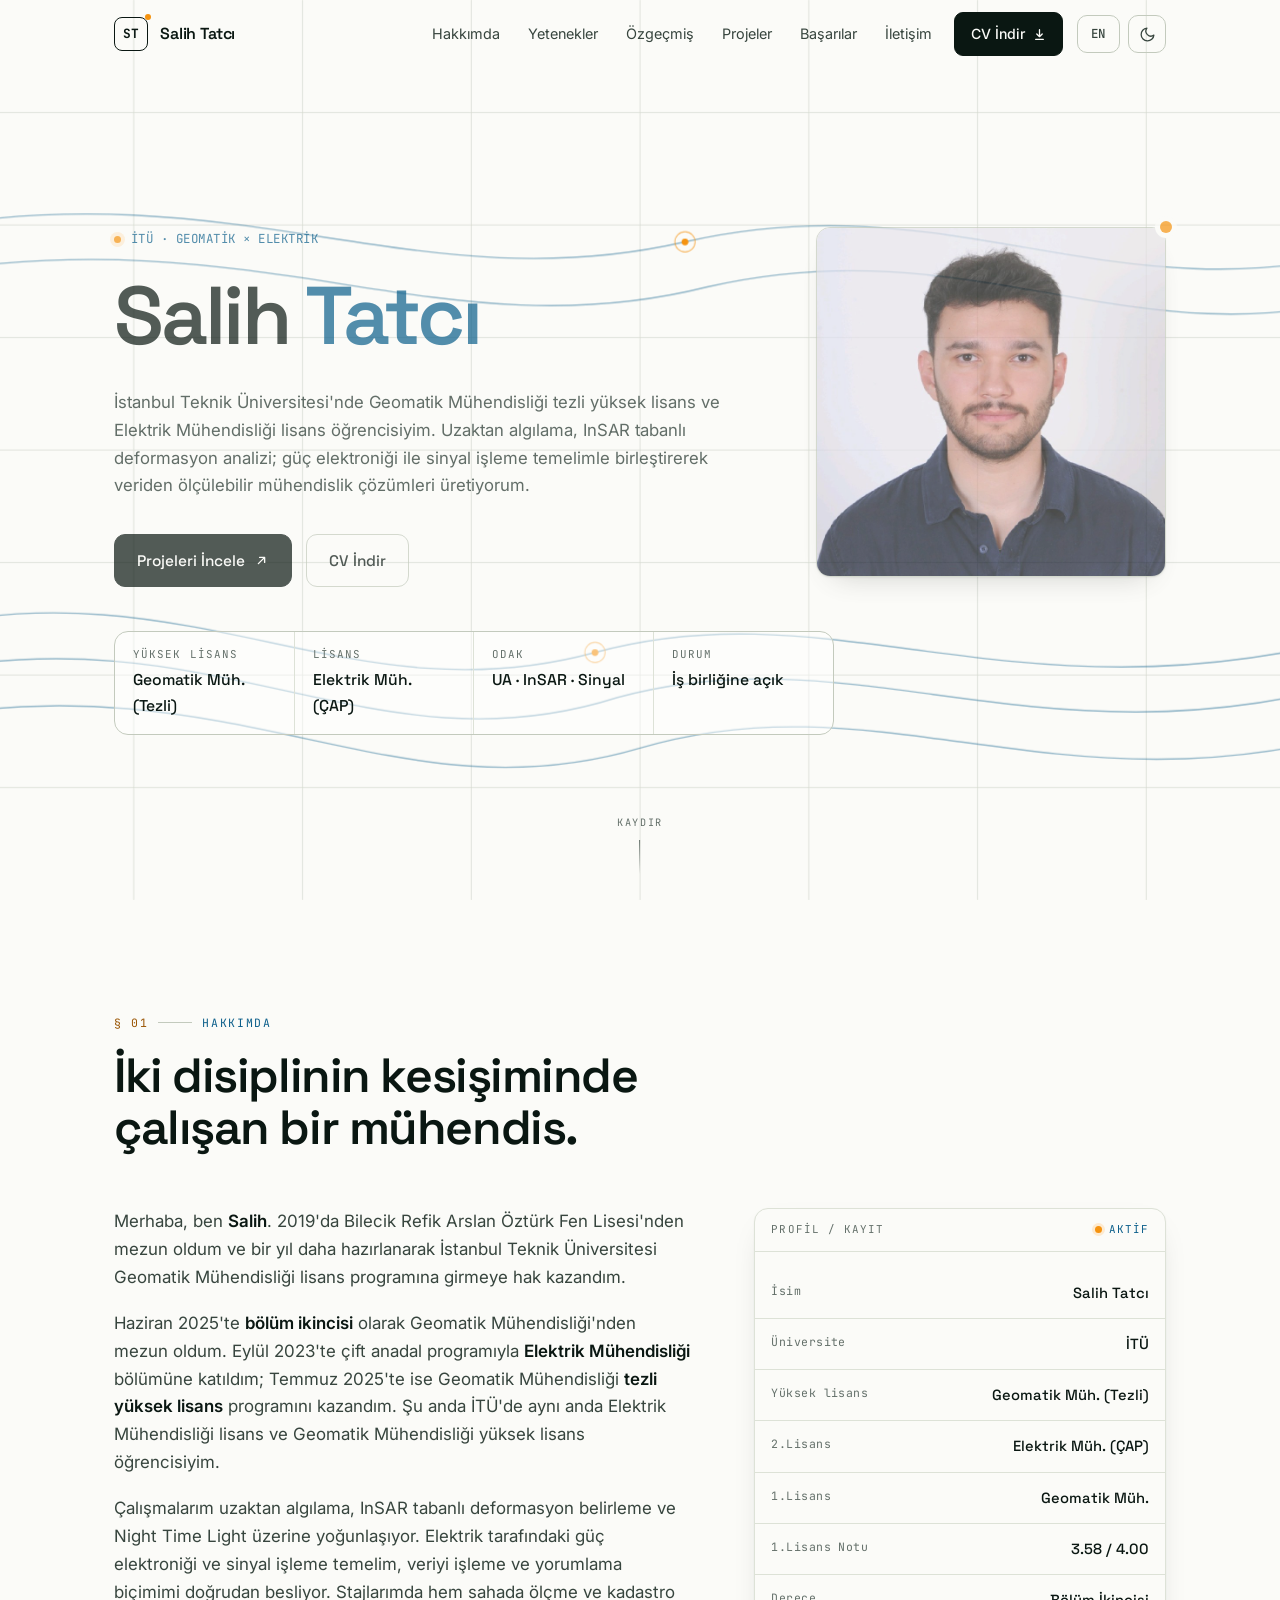
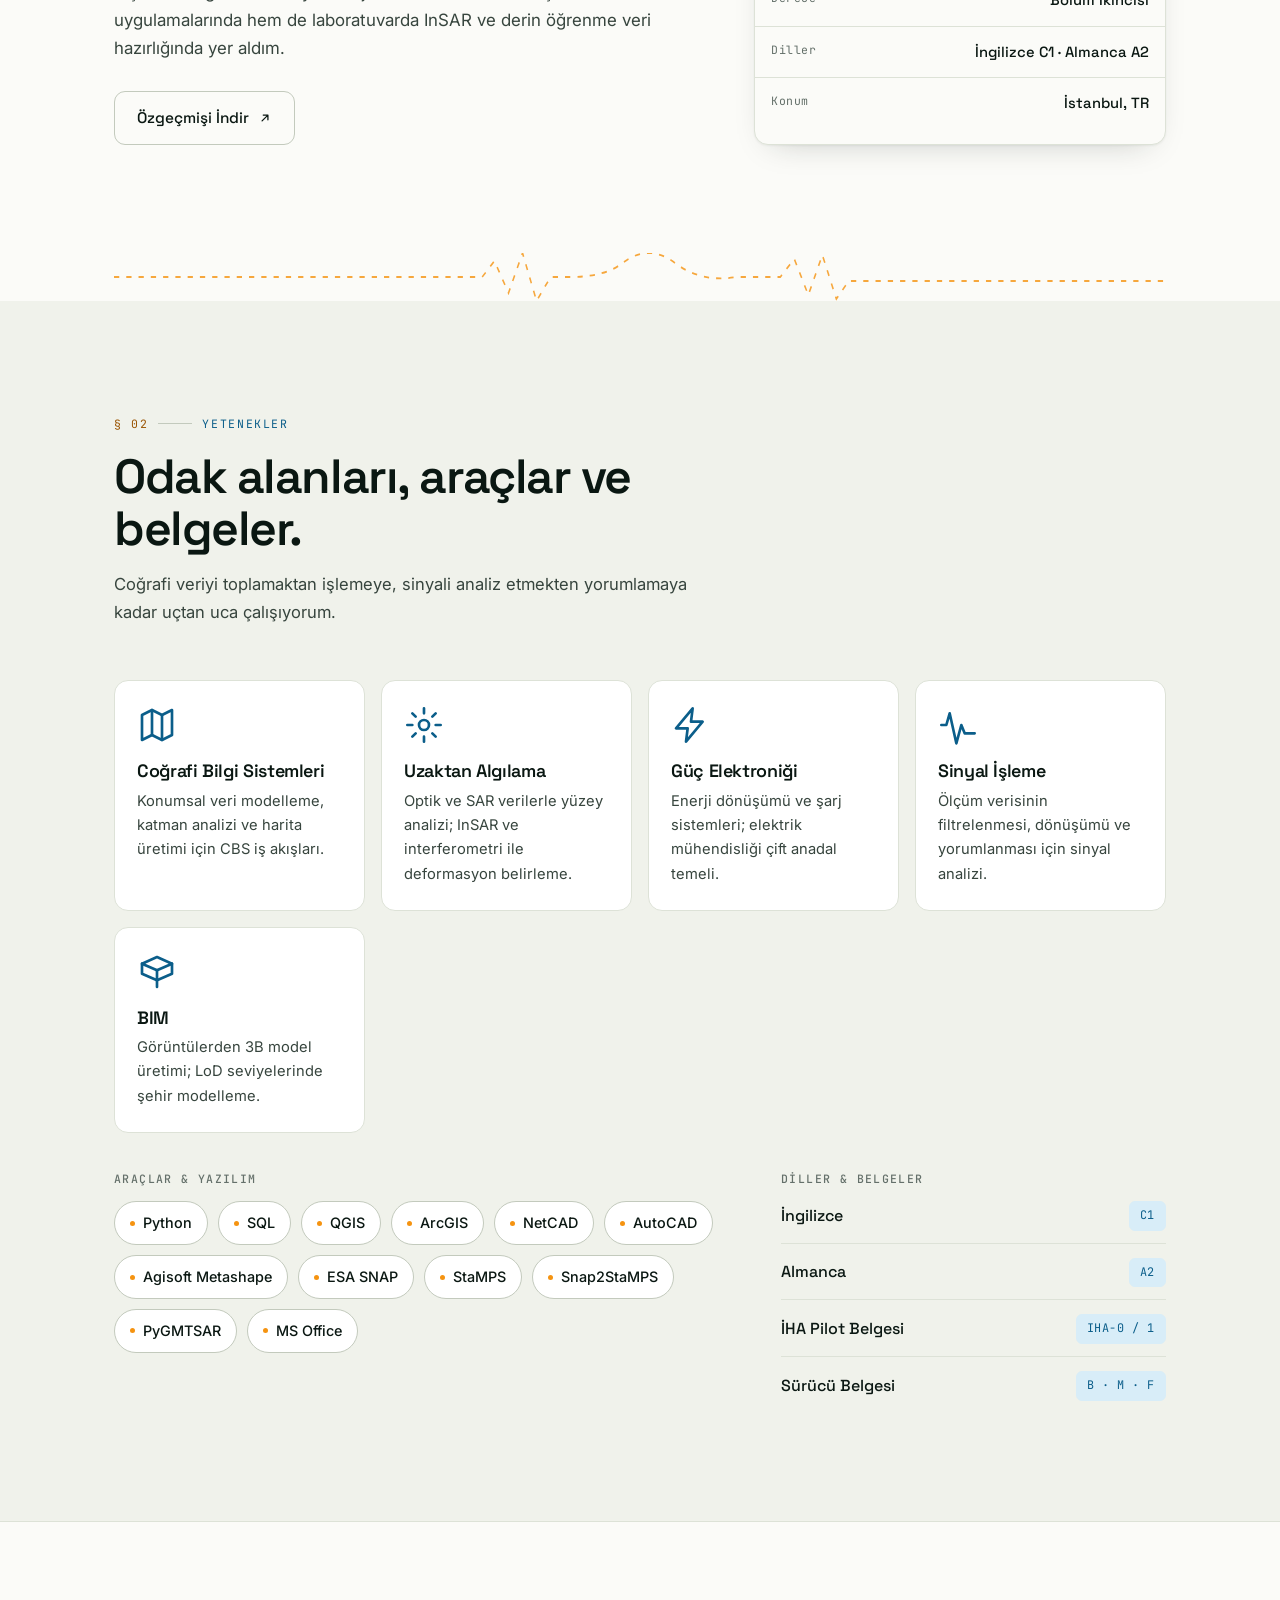
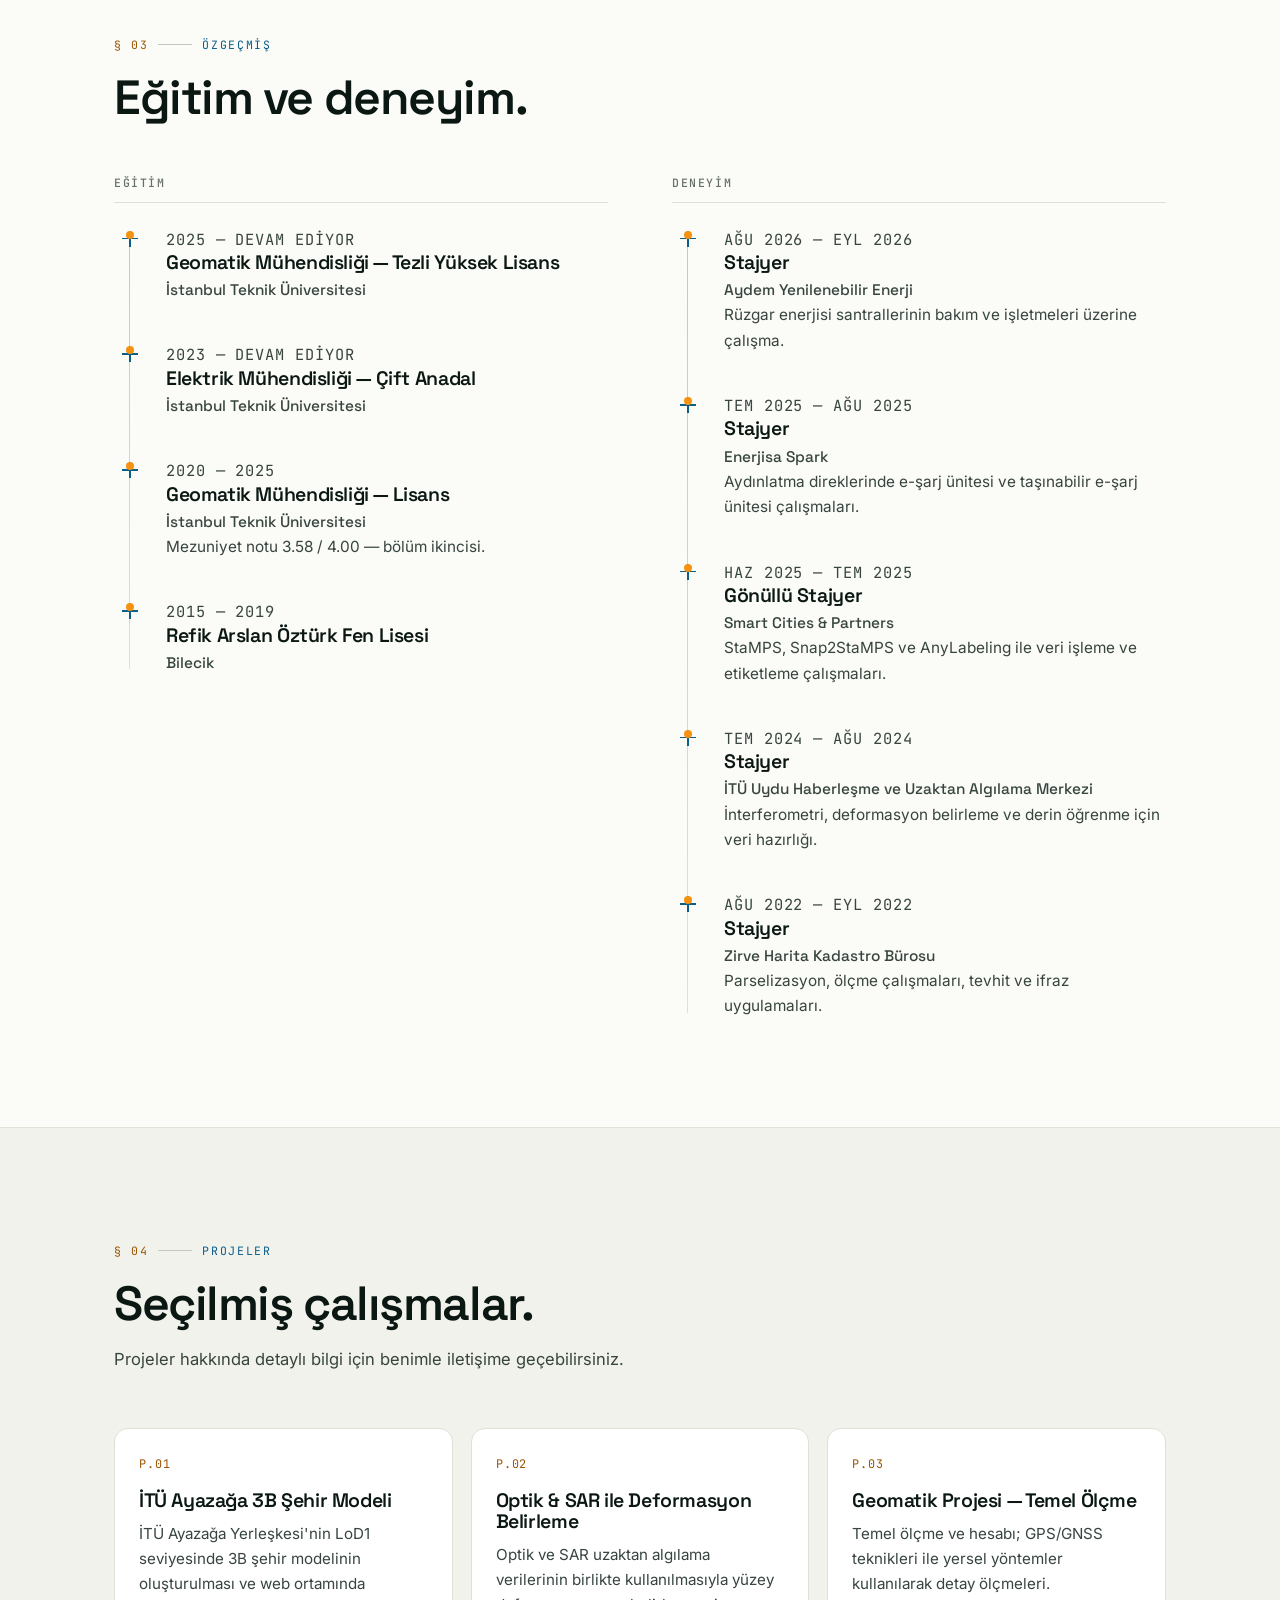
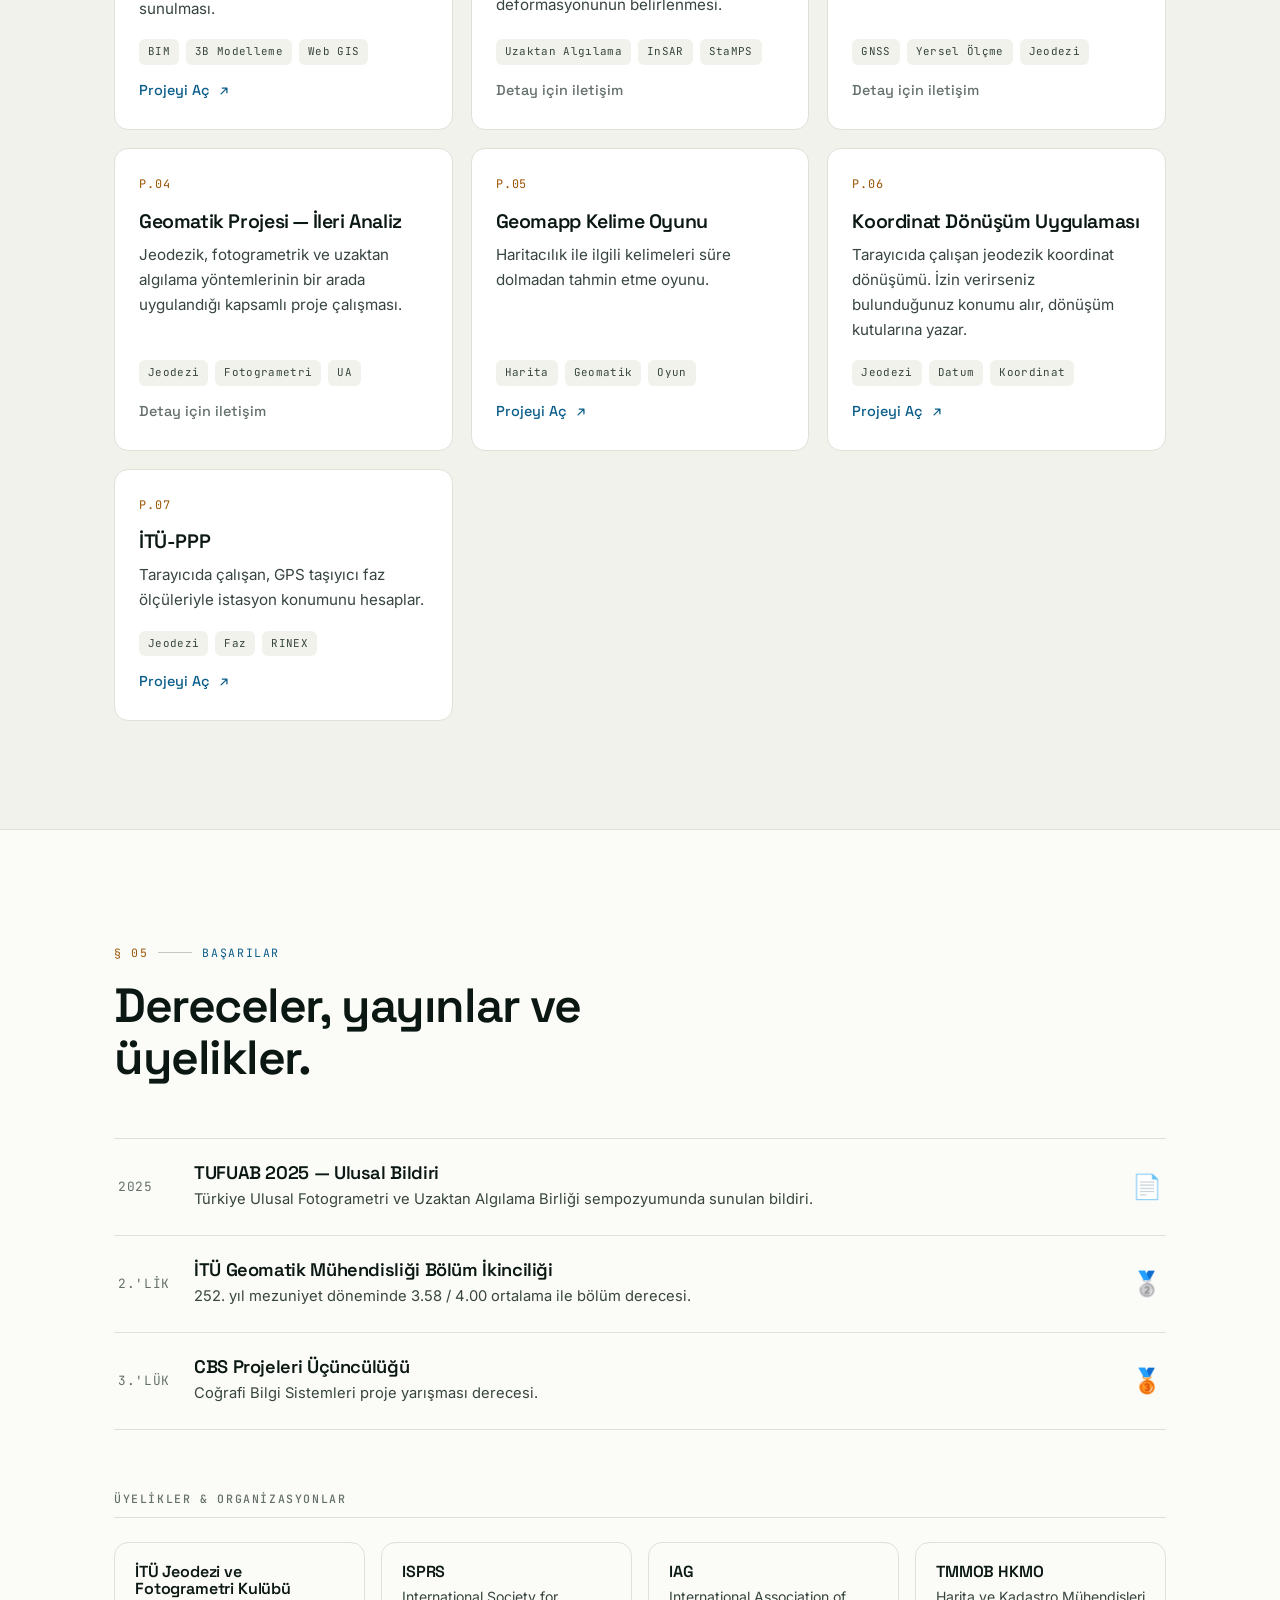
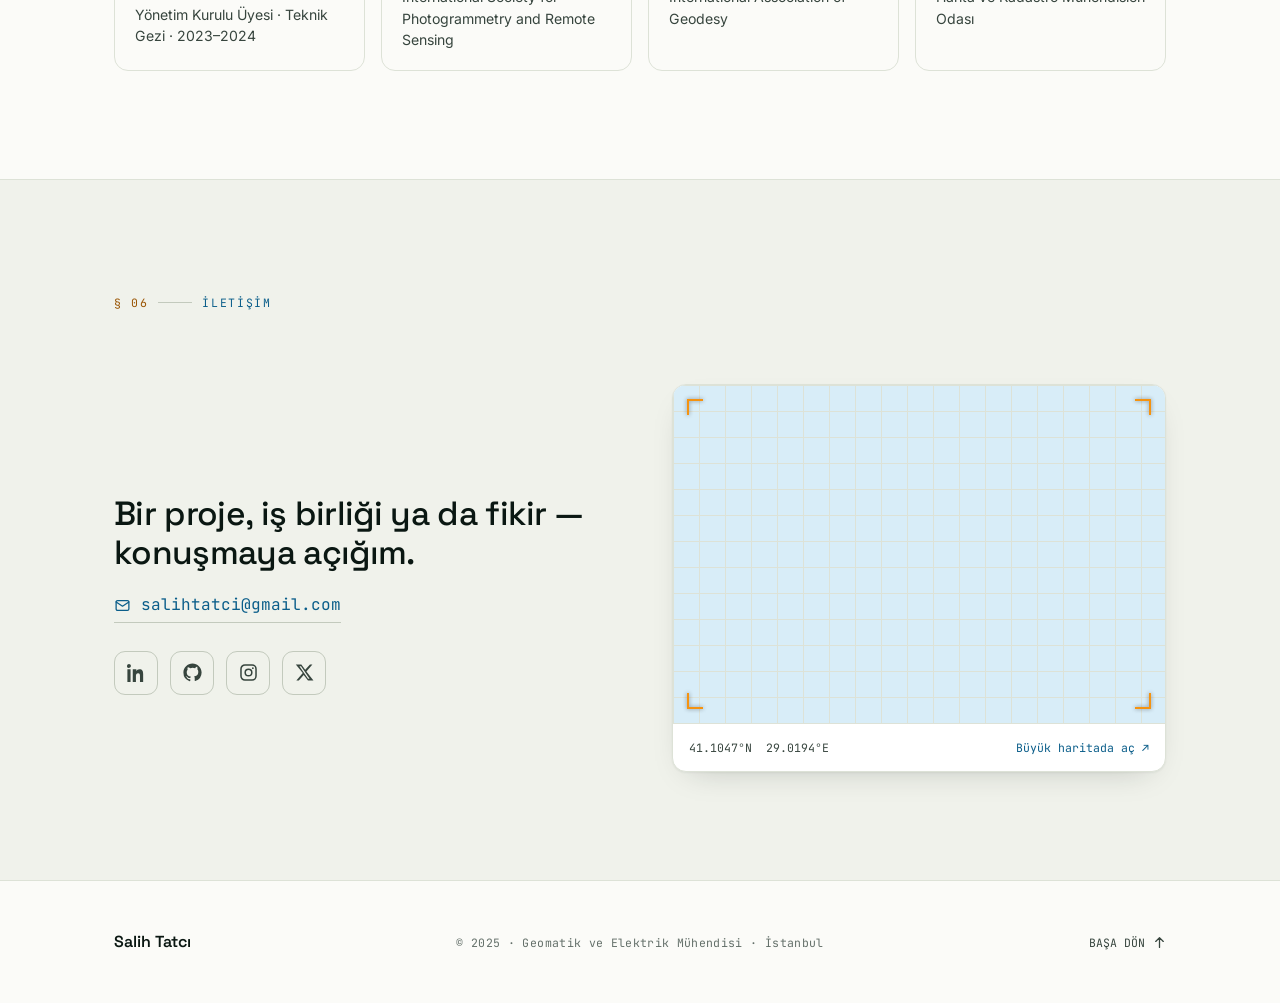
<file: index.html>
<!DOCTYPE html>
<html lang="tr">
<head>
  <meta charset="UTF-8" />
  <meta name="viewport" content="width=device-width, initial-scale=1.0" />
  <title>Salih Tatcı — Geomatik ve Elektrik Mühendisi</title>
  <meta name="description" content="Salih Tatcı — İTÜ Geomatik Mühendisliği yüksek lisans ve Elektrik Mühendisliği çift anadal öğrencisi. CBS, uzaktan algılama, InSAR, güç elektroniği, sinyal işleme ve fotogrametri." />
  <meta name="keywords" content="Salih Tatcı, Geomatik Mühendisi, CBS, GIS, Uzaktan Algılama, InSAR, StaMPS, PyGMTSAR, Güç Elektroniği, Sinyal İşleme, Fotogrametri, İTÜ" />

  <!-- Dil alternatifleri -->
  <link rel="alternate" hreflang="tr" href="index.html" />
  <link rel="alternate" hreflang="en" href="index-en.html" />

  <!-- Open Graph -->
  <meta property="og:title" content="Salih Tatcı — Geomatik ve Elektrik Mühendisi" />
  <meta property="og:description" content="Coğrafi veriyi ve sinyali mühendislik çözümlerine dönüştürüyorum." />
  <meta property="og:type" content="website" />

  <!-- Fontlar -->
  <link rel="preconnect" href="https://fonts.googleapis.com" />
  <link rel="preconnect" href="https://fonts.gstatic.com" crossorigin />
  <link href="https://fonts.googleapis.com/css2?family=Space+Grotesk:wght@400;500;600;700&family=Inter:wght@400;500;600&family=JetBrains+Mono:wght@400;500&display=swap" rel="stylesheet" />

  <link rel="stylesheet" href="style.css" />

  <!-- Temayı sayfa çizilmeden önce uygula (yanıp sönmeyi önler) -->
  <script>
    (function () {
      try {
        var t = localStorage.getItem("tema");
        if (!t) {
          t = window.matchMedia("(prefers-color-scheme: dark)").matches ? "dark" : "light";
        }
        document.documentElement.setAttribute("data-theme", t);
      } catch (e) {
        document.documentElement.setAttribute("data-theme", "light");
      }
    })();
  </script>
</head>
<body>

  <!-- ================= NAVİGASYON ================= -->
  <header class="nav" id="nav">
    <div class="container">
      <div class="nav__inner">
        <a href="#hero" class="brand" aria-label="Salih Tatcı — ana sayfa">
          <span class="brand__mark">ST</span>
          <span class="brand__name">Salih Tatcı</span>
        </a>

        <nav class="nav__menu" aria-label="Ana menü">
          <ul class="nav__links">
            <li><a href="#hakkimda">Hakkımda</a></li>
            <li><a href="#yetenekler">Yetenekler</a></li>
            <li><a href="#ozgecmis">Özgeçmiş</a></li>
            <li><a href="#projeler">Projeler</a></li>
            <li><a href="#basarilar">Başarılar</a></li>
            <li><a href="#iletisim">İletişim</a></li>
          </ul>
          <a class="nav__cta" href="Salih-Tatci-CV.pdf" download>
            CV İndir
            <svg width="13" height="13" viewBox="0 0 24 24" fill="none" stroke="currentColor" stroke-width="2.4" stroke-linecap="round" stroke-linejoin="round"><path d="M12 3v12M7 11l5 5 5-5M5 21h14"/></svg>
          </a>
        </nav>

        <div class="nav__utils">
          <a class="nav__lang" href="index-en.html" hreflang="en" aria-label="Switch to English">EN</a>

          <button class="nav__theme" id="themeToggle" aria-label="Koyu / açık temayı değiştir">
            <svg class="ico-moon" viewBox="0 0 24 24" fill="none" stroke="currentColor" stroke-width="1.8" stroke-linecap="round" stroke-linejoin="round"><path d="M21 12.8A9 9 0 1 1 11.2 3a7 7 0 0 0 9.8 9.8Z"/></svg>
            <svg class="ico-sun" viewBox="0 0 24 24" fill="none" stroke="currentColor" stroke-width="1.8" stroke-linecap="round" stroke-linejoin="round"><circle cx="12" cy="12" r="4.2"/><path d="M12 2v2.5M12 19.5V22M2 12h2.5M19.5 12H22M4.9 4.9l1.8 1.8M17.3 17.3l1.8 1.8M19.1 4.9l-1.8 1.8M6.7 17.3l-1.8 1.8"/></svg>
          </button>

          <button class="nav__toggle" id="navToggle" aria-label="Menüyü aç/kapat" aria-expanded="false">
            <span></span>
          </button>
        </div>
      </div>
    </div>
  </header>

  <!-- ================= HERO ================= -->
  <section class="hero" id="hero">
    <!-- İMZA ÖĞE: topografya eğrileri + koordinat gridi + sensör tarama -->
    <div class="hero__canvas" aria-hidden="true">
      <svg viewBox="0 0 1200 800" preserveAspectRatio="xMidYMid slice">
        <g class="hero__grid hero__layer" data-depth="0.04">
          <line x1="0" y1="100" x2="1200" y2="100"/><line x1="0" y1="200" x2="1200" y2="200"/>
          <line x1="0" y1="300" x2="1200" y2="300"/><line x1="0" y1="400" x2="1200" y2="400"/>
          <line x1="0" y1="500" x2="1200" y2="500"/><line x1="0" y1="600" x2="1200" y2="600"/>
          <line x1="0" y1="700" x2="1200" y2="700"/>
          <line x1="150" y1="0" x2="150" y2="800"/><line x1="300" y1="0" x2="300" y2="800"/>
          <line x1="450" y1="0" x2="450" y2="800"/><line x1="600" y1="0" x2="600" y2="800"/>
          <line x1="750" y1="0" x2="750" y2="800"/><line x1="900" y1="0" x2="900" y2="800"/>
          <line x1="1050" y1="0" x2="1050" y2="800"/>
        </g>
        <g class="hero__layer" data-depth="0.09">
          <path class="hero__contour" d="M-50,560 C200,500 340,640 560,580 C780,520 940,650 1260,560"/>
          <path class="hero__contour" d="M-50,600 C220,540 360,690 580,620 C800,560 960,690 1260,600"/>
          <path class="hero__contour" d="M-50,640 C240,585 380,730 600,665 C820,600 980,730 1260,645"/>
          <path class="hero__contour" d="M-50,205 C240,150 400,270 640,215 C880,160 1020,285 1260,220"/>
          <path class="hero__contour" d="M-50,245 C260,190 420,315 660,255 C900,200 1040,325 1260,260"/>
        </g>
        <g class="hero__layer" data-depth="0.14">
          <circle class="hero__station" cx="560" cy="580" r="3"/>
          <circle class="hero__station-ring" cx="560" cy="580" r="9"/>
          <circle class="hero__station" cx="640" cy="215" r="3"/>
          <circle class="hero__station-ring" cx="640" cy="215" r="9"/>
        </g>
        <line class="hero__sweep" x1="0" y1="0" x2="0" y2="800"/>
      </svg>
    </div>

    <div class="container hero__inner">
      <div class="hero__grid">
        <div class="hero__text">
          <p class="hero__eyebrow mono" data-reveal>
            <span class="dot"></span> İTÜ · GEOMATİK × ELEKTRİK
          </p>

          <h1 data-reveal style="--reveal-delay:60ms">
            Salih <span class="accent">Tatcı</span>
          </h1>

          <p class="hero__tag" data-reveal style="--reveal-delay:140ms">
            
          </p>

          <p class="hero__lead" data-reveal style="--reveal-delay:220ms">
            İstanbul Teknik Üniversitesi'nde Geomatik Mühendisliği tezli yüksek lisans ve
            Elektrik Mühendisliği lisans öğrencisiyim. Uzaktan algılama, InSAR tabanlı
            deformasyon analizi; güç elektroniği ile sinyal işleme
            temelimle birleştirerek veriden ölçülebilir mühendislik çözümleri üretiyorum.
          </p>

          <div class="hero__actions" data-reveal style="--reveal-delay:300ms">
            <a class="btn btn--solid" href="#projeler">
              Projeleri İncele
              <svg class="arrow" width="15" height="15" viewBox="0 0 24 24" fill="none" stroke="currentColor" stroke-width="2.2" stroke-linecap="round" stroke-linejoin="round"><path d="M7 17L17 7M9 7h8v8"/></svg>
            </a>
            <a class="btn btn--ghost" href="Salih-Tatci-CV.pdf" download>CV İndir</a>
          </div>
        </div>

        <!-- portre -->
<figure class="hero__portrait">
    <img src="salih.jpg" alt="Salih Tatcı portresi" width="800" height="800" fetchpriority="high" decoding="async" />
</figure>
</div>

      <dl class="hero__readout" data-reveal style="--reveal-delay:380ms">
        <div>
          <dt>Yüksek Lisans</dt>
          <dd>Geomatik Müh. (Tezli)</dd>
        </div>
        <div>
          <dt>Lisans</dt>
          <dd>Elektrik Müh. (ÇAP)</dd>
        </div>
        <div>
          <dt>Odak</dt>
          <dd>UA · InSAR · Sinyal</dd>
        </div>
        <div>
          <dt>Durum</dt>
          <dd>İş birliğine açık</dd>
        </div>
      </dl>
    </div>

    <div class="scroll-cue" aria-hidden="true">
      <span>KAYDIR</span>
      <span class="line"></span>
    </div>
  </section>

  <!-- ================= HAKKIMDA ================= -->
  <section class="section" id="hakkimda">
    <div class="container">
      <div class="section__head" data-reveal>
        <span class="eyebrow"><span class="idx">§ 01</span><span class="rule"></span> HAKKIMDA</span>
        <h2 class="section__title">İki disiplinin kesişiminde çalışan bir mühendis.</h2>
      </div>

      <div class="about__grid">
        <div class="about__body" data-reveal="left">
          <p>
            Merhaba, ben <strong>Salih</strong>. 2019'da Bilecik Refik Arslan Öztürk Fen Lisesi'nden
            mezun oldum ve bir yıl daha hazırlanarak İstanbul Teknik Üniversitesi
            Geomatik Mühendisliği lisans programına girmeye hak kazandım.
          </p>
          <p>
            Haziran 2025'te <strong>bölüm ikincisi</strong> olarak Geomatik Mühendisliği'nden mezun oldum.
            Eylül 2023'te çift anadal programıyla <strong>Elektrik Mühendisliği</strong> bölümüne katıldım;
            Temmuz 2025'te ise Geomatik Mühendisliği <strong>tezli yüksek lisans</strong> programını kazandım.
            Şu anda İTÜ'de aynı anda Elektrik Mühendisliği lisans ve Geomatik Mühendisliği
            yüksek lisans öğrencisiyim.
          </p>
          <p>
            Çalışmalarım uzaktan algılama, InSAR tabanlı deformasyon belirleme ve Night Time Light
            üzerine yoğunlaşıyor. Elektrik tarafındaki güç elektroniği ve sinyal işleme temelim,
            veriyi işleme ve yorumlama biçimimi doğrudan besliyor. Stajlarımda hem sahada
            ölçme ve kadastro uygulamalarında hem de laboratuvarda InSAR ve derin öğrenme
            veri hazırlığında yer aldım.
          </p>
          <a class="btn btn--ghost" href="Salih-Tatci-CV.pdf" download>
            Özgeçmişi İndir
            <svg class="arrow" width="14" height="14" viewBox="0 0 24 24" fill="none" stroke="currentColor" stroke-width="2.2" stroke-linecap="round" stroke-linejoin="round"><path d="M7 17L17 7M9 7h8v8"/></svg>
          </a>
        </div>

        <aside class="spec" data-reveal="right" style="--reveal-delay:120ms">
          <div class="spec__bar">
            <span>PROFİL / KAYIT</span>
            <span class="live">AKTİF</span>
          </div>
          <dl>
            <div class="spec__row"><dt>İsim</dt><dd>Salih Tatcı</dd></div>
            <div class="spec__row"><dt>Üniversite</dt><dd>İTÜ</dd></div>
            <div class="spec__row"><dt>Yüksek lisans</dt><dd>Geomatik Müh. (Tezli)</dd></div>
            <div class="spec__row"><dt>2.Lisans</dt><dd>Elektrik Müh. (ÇAP)</dd></div>
            <div class="spec__row"><dt>1.Lisans</dt><dd>Geomatik Müh. </dd></div>
            <div class="spec__row"><dt>1.Lisans Notu</dt><dd>3.58 / 4.00</dd></div>
            <div class="spec__row"><dt>Derece</dt><dd>Bölüm İkincisi</dd></div>
            <div class="spec__row"><dt>Diller</dt><dd>İngilizce C1 · Almanca A2</dd></div>
            <div class="spec__row"><dt>Konum</dt><dd>İstanbul, TR</dd></div>
          </dl>
        </aside>
      </div>
    </div>
  </section>

  <!-- sinyal ayırıcı -->
  <div class="container" aria-hidden="true">
    <svg class="waveform" viewBox="0 0 1200 48" preserveAspectRatio="none">
      <path d="M0,24 H420 l14,-16 l16,32 l16,-40 l16,48 l16,-24 H520 q40,0 60,-14 q30,-20 60,0 q30,20 70,14 H760 l16,-18 l16,36 l16,-40 l16,44 l14,-18 H1200"/>
    </svg>
  </div>

  <!-- ================= YETENEKLER ================= -->
  <section class="section section--panel" id="yetenekler">
    <div class="container">
      <div class="section__head" data-reveal>
        <span class="eyebrow"><span class="idx">§ 02</span><span class="rule"></span> YETENEKLER</span>
        <h2 class="section__title">Odak alanları, araçlar ve belgeler.</h2>
        <p class="section__desc">Coğrafi veriyi toplamaktan işlemeye, sinyali analiz etmekten yorumlamaya kadar uçtan uca çalışıyorum.</p>
      </div>

      <!-- Odak alanları -->
      <div class="domains">
        <article class="domain" data-reveal style="--reveal-delay:0ms">
          <div class="domain__icon" aria-hidden="true">
            <svg viewBox="0 0 24 24" fill="none" stroke="currentColor" stroke-width="1.6" stroke-linecap="round" stroke-linejoin="round"><path d="M9 3 3 6v15l6-3 6 3 6-3V3l-6 3-6-3Z"/><path d="M9 3v15M15 6v15"/></svg>
          </div>
          <h3>Coğrafi Bilgi Sistemleri</h3>
          <p>Konumsal veri modelleme, katman analizi ve harita üretimi için CBS iş akışları.</p>
        </article>

        <article class="domain" data-reveal style="--reveal-delay:80ms">
          <div class="domain__icon" aria-hidden="true">
            <svg viewBox="0 0 24 24" fill="none" stroke="currentColor" stroke-width="1.6" stroke-linecap="round" stroke-linejoin="round"><circle cx="12" cy="12" r="3"/><path d="M12 2v3M12 19v3M2 12h3M19 12h3M5 5l2 2M17 17l2 2M19 5l-2 2M7 17l-2 2"/></svg>
          </div>
          <h3>Uzaktan Algılama</h3>
          <p>Optik ve SAR verilerle yüzey analizi; InSAR ve interferometri ile deformasyon belirleme.</p>
        </article>

        <article class="domain" data-reveal style="--reveal-delay:160ms">
          <div class="domain__icon" aria-hidden="true">
            <svg viewBox="0 0 24 24" fill="none" stroke="currentColor" stroke-width="1.6" stroke-linecap="round" stroke-linejoin="round"><path d="M13 2 3 14h7l-1 8 10-12h-7l1-8Z"/></svg>
          </div>
          <h3>Güç Elektroniği</h3>
          <p>Enerji dönüşümü ve şarj sistemleri; elektrik mühendisliği çift anadal temeli.</p>
        </article>

        <article class="domain" data-reveal style="--reveal-delay:240ms">
          <div class="domain__icon" aria-hidden="true">
            <svg viewBox="0 0 24 24" fill="none" stroke="currentColor" stroke-width="1.6" stroke-linecap="round" stroke-linejoin="round"><path d="M2 12h3l2-7 4 18 3-11 2 5h6"/></svg>
          </div>
          <h3>Sinyal İşleme</h3>
          <p>Ölçüm verisinin filtrelenmesi, dönüşümü ve yorumlanması için sinyal analizi.</p>
        </article>

        <article class="domain" data-reveal style="--reveal-delay:320ms">
          <div class="domain__icon" aria-hidden="true">
            <svg viewBox="0 0 24 24" fill="none" stroke="currentColor" stroke-width="1.6" stroke-linecap="round" stroke-linejoin="round"><path d="M3 7 12 3l9 4-9 4-9-4Z"/><path d="M3 7v6l9 4 9-4V7"/><path d="M12 11v10"/></svg>
          </div>
          <h3>BIM</h3>
          <p>Görüntülerden 3B model üretimi; LoD seviyelerinde şehir modelleme.</p>
        </article>
      </div>

      <!-- Araçlar & diller -->
      <div class="skills-split">
        <div class="skills-block" data-reveal="left">
          <h4>Araçlar &amp; Yazılım</h4>
          <div class="chips">
            <span class="chip"><span class="tick"></span>Python</span>
            <span class="chip"><span class="tick"></span>SQL</span>
            <span class="chip"><span class="tick"></span>QGIS</span>
            <span class="chip"><span class="tick"></span>ArcGIS</span>
            <span class="chip"><span class="tick"></span>NetCAD</span>
            <span class="chip"><span class="tick"></span>AutoCAD</span>
            <span class="chip"><span class="tick"></span>Agisoft Metashape</span>
            <span class="chip"><span class="tick"></span>ESA SNAP</span>
            <span class="chip"><span class="tick"></span>StaMPS</span>
            <span class="chip"><span class="tick"></span>Snap2StaMPS</span>
            <span class="chip"><span class="tick"></span>PyGMTSAR</span>
            <span class="chip"><span class="tick"></span>MS Office</span>
          </div>
        </div>

        <div class="skills-block" data-reveal="right" style="--reveal-delay:120ms">
          <h4>Diller &amp; Belgeler</h4>
          <div class="lang-list">
            <div class="lang">
              <span class="lang__name">İngilizce</span>
              <span class="lang__level">C1</span>
            </div>
            <div class="lang">
              <span class="lang__name">Almanca</span>
              <span class="lang__level">A2</span>
            </div>
            <div class="lang">
              <span class="lang__name">İHA Pilot Belgesi</span>
              <span class="lang__level">IHA-0 / 1</span>
            </div>
            <div class="lang">
              <span class="lang__name">Sürücü Belgesi</span>
              <span class="lang__level">B · M · F</span>
            </div>
          </div>
        </div>
      </div>
    </div>
  </section>

  <!-- ================= ÖZGEÇMİŞ: EĞİTİM + DENEYİM ================= -->
  <section class="section" id="ozgecmis">
    <div class="container">
      <div class="section__head" data-reveal>
        <span class="eyebrow"><span class="idx">§ 03</span><span class="rule"></span> ÖZGEÇMİŞ</span>
        <h2 class="section__title">Eğitim ve deneyim.</h2>
      </div>

      <div class="cv__grid">
        <!-- EĞİTİM -->
        <div class="cv__col" data-reveal="left">
          <h3 class="cv__label">EĞİTİM</h3>
          <div class="timeline">
            <div class="tl-item">
              <span class="tl-item__node" aria-hidden="true"></span>
              <span class="tl-item__dot" aria-hidden="true"></span>
              <p class="tl-item__meta">2025 — DEVAM EDİYOR</p>
              <h3>Geomatik Mühendisliği — Tezli Yüksek Lisans</h3>
              <p class="tl-item__org">İstanbul Teknik Üniversitesi</p>
            </div>

            <div class="tl-item">
              <span class="tl-item__node" aria-hidden="true"></span>
              <span class="tl-item__dot" aria-hidden="true"></span>
              <p class="tl-item__meta">2023 — DEVAM EDİYOR</p>
              <h3>Elektrik Mühendisliği — Çift Anadal</h3>
              <p class="tl-item__org">İstanbul Teknik Üniversitesi</p>
            </div>

            <div class="tl-item">
              <span class="tl-item__node" aria-hidden="true"></span>
              <span class="tl-item__dot" aria-hidden="true"></span>
              <p class="tl-item__meta">2020 — 2025</p>
              <h3>Geomatik Mühendisliği — Lisans</h3>
              <p class="tl-item__org">İstanbul Teknik Üniversitesi</p>
              <p>Mezuniyet notu 3.58 / 4.00 — bölüm ikincisi.</p>
            </div>

            <div class="tl-item">
              <span class="tl-item__node" aria-hidden="true"></span>
              <span class="tl-item__dot" aria-hidden="true"></span>
              <p class="tl-item__meta">2015 — 2019</p>
              <h3>Refik Arslan Öztürk Fen Lisesi</h3>
              <p class="tl-item__org">Bilecik</p>
            </div>
          </div>
        </div>

        <!-- DENEYİM -->
        <div class="cv__col" data-reveal="right" style="--reveal-delay:120ms">
          <h3 class="cv__label">DENEYİM</h3>
          <div class="timeline">
            <div class="tl-item">
              <span class="tl-item__node" aria-hidden="true"></span>
              <span class="tl-item__dot" aria-hidden="true"></span>
              <p class="tl-item__meta">AĞU 2026 — EYL 2026</p>
              <h3>Stajyer</h3>
              <p class="tl-item__org">Aydem Yenilenebilir Enerji</p>
              <p>Rüzgar enerjisi santrallerinin bakım ve işletmeleri üzerine çalışma.</p>
            </div>
            <div class="tl-item">
              <span class="tl-item__node" aria-hidden="true"></span>
              <span class="tl-item__dot" aria-hidden="true"></span>
              <p class="tl-item__meta">TEM 2025 — AĞU 2025</p>
              <h3>Stajyer</h3>
              <p class="tl-item__org">Enerjisa Spark</p>
              <p>Aydınlatma direklerinde e-şarj ünitesi ve taşınabilir e-şarj ünitesi çalışmaları.</p>
            </div>

            <div class="tl-item">
              <span class="tl-item__node" aria-hidden="true"></span>
              <span class="tl-item__dot" aria-hidden="true"></span>
              <p class="tl-item__meta">HAZ 2025 — TEM 2025</p>
              <h3>Gönüllü Stajyer</h3>
              <p class="tl-item__org">Smart Cities &amp; Partners</p>
              <p>StaMPS, Snap2StaMPS ve AnyLabeling ile veri işleme ve etiketleme çalışmaları.</p>
            </div>

            <div class="tl-item">
              <span class="tl-item__node" aria-hidden="true"></span>
              <span class="tl-item__dot" aria-hidden="true"></span>
              <p class="tl-item__meta">TEM 2024 — AĞU 2024</p>
              <h3>Stajyer</h3>
              <p class="tl-item__org">İTÜ Uydu Haberleşme ve Uzaktan Algılama Merkezi</p>
              <p>İnterferometri, deformasyon belirleme ve derin öğrenme için veri hazırlığı.</p>
            </div>

            <div class="tl-item">
              <span class="tl-item__node" aria-hidden="true"></span>
              <span class="tl-item__dot" aria-hidden="true"></span>
              <p class="tl-item__meta">AĞU 2022 — EYL 2022</p>
              <h3>Stajyer</h3>
              <p class="tl-item__org">Zirve Harita Kadastro Bürosu</p>
              <p>Parselizasyon, ölçme çalışmaları, tevhit ve ifraz uygulamaları.</p>
            </div>
          </div>
        </div>
      </div>
    </div>
  </section>

  <!-- ================= PROJELER ================= -->
  <section class="section section--panel" id="projeler">
    <div class="container">
      <div class="section__head" data-reveal>
        <span class="eyebrow"><span class="idx">§ 04</span><span class="rule"></span> PROJELER</span>
        <h2 class="section__title">Seçilmiş çalışmalar.</h2>
        <p class="section__desc">Projeler hakkında detaylı bilgi için benimle iletişime geçebilirsiniz.</p>
      </div>

      <div class="projects__grid">
        <article class="project" data-reveal style="--reveal-delay:0ms">
          <span class="project__idx">P.01</span>
          <h3>İTÜ Ayazağa 3B Şehir Modeli</h3>
          <p>İTÜ Ayazağa Yerleşkesi'nin LoD1 seviyesinde 3B şehir modelinin oluşturulması ve web ortamında sunulması.</p>
          <div class="project__tags"><span>BIM</span><span>3B Modelleme</span><span>Web GIS</span></div>
          <a class="project__link" href="https://sites.google.com/view/itu3dkampusmodeliekip5/ana-sayfa" target="_blank" rel="noopener">
            Projeyi Aç
            <svg class="arrow" width="14" height="14" viewBox="0 0 24 24" fill="none" stroke="currentColor" stroke-width="2.2" stroke-linecap="round" stroke-linejoin="round"><path d="M7 17L17 7M9 7h8v8"/></svg>
          </a>
        </article>

        <article class="project" data-reveal style="--reveal-delay:80ms">
          <span class="project__idx">P.02</span>
          <h3>Optik &amp; SAR ile Deformasyon Belirleme</h3>
          <p>Optik ve SAR uzaktan algılama verilerinin birlikte kullanılmasıyla yüzey deformasyonunun belirlenmesi.</p>
          <div class="project__tags"><span>Uzaktan Algılama</span><span>InSAR</span><span>StaMPS</span></div>
          <span class="project__link project__link--muted">Detay için iletişim</span>
        </article>

        <article class="project" data-reveal style="--reveal-delay:160ms">
          <span class="project__idx">P.03</span>
          <h3>Geomatik Projesi — Temel Ölçme</h3>
          <p>Temel ölçme ve hesabı; GPS/GNSS teknikleri ile yersel yöntemler kullanılarak detay ölçmeleri.</p>
          <div class="project__tags"><span>GNSS</span><span>Yersel Ölçme</span><span>Jeodezi</span></div>
          <span class="project__link project__link--muted">Detay için iletişim</span>
        </article>

        <article class="project" data-reveal style="--reveal-delay:240ms">
          <span class="project__idx">P.04</span>
          <h3>Geomatik Projesi — İleri Analiz</h3>
          <p>Jeodezik, fotogrametrik ve uzaktan algılama yöntemlerinin bir arada uygulandığı kapsamlı proje çalışması.</p>
          <div class="project__tags"><span>Jeodezi</span><span>Fotogrametri</span><span>UA</span></div>
          <span class="project__link project__link--muted">Detay için iletişim</span>
        </article>

        <article class="project" data-reveal style="--reveal-delay:0ms">
          <span class="project__idx">P.05</span>
          <h3>Geomapp Kelime Oyunu</h3>
          <p>Haritacılık ile ilgili kelimeleri süre dolmadan tahmin etme oyunu.</p>
          <div class="project__tags"><span>Harita</span><span>Geomatik</span><span>Oyun</span></div>
          <a class="project__link" href="https://salihtatci.github.io/geomapp/" target="_blank" rel="noopener">
            Projeyi Aç
            <svg class="arrow" width="14" height="14" viewBox="0 0 24 24" fill="none" stroke="currentColor" stroke-width="2.2" stroke-linecap="round" stroke-linejoin="round"><path d="M7 17L17 7M9 7h8v8"/></svg>
          </a>
        </article>
        
        <article class="project" data-reveal style="--reveal-delay:0ms">
          <span class="project__idx">P.06</span>
          <h3>Koordinat Dönüşüm Uygulaması</h3>
          <p>Tarayıcıda çalışan jeodezik koordinat dönüşümü. İzin verirseniz bulunduğunuz konumu alır, dönüşüm kutularına yazar.</p>
          <div class="project__tags"><span>Jeodezi</span><span>Datum</span><span>Koordinat</span></div>
          <a class="project__link" href="https://salihtatci.github.io/new_coordinate_trans_web/" target="_blank" rel="noopener">
            Projeyi Aç
            <svg class="arrow" width="14" height="14" viewBox="0 0 24 24" fill="none" stroke="currentColor" stroke-width="2.2" stroke-linecap="round" stroke-linejoin="round"><path d="M7 17L17 7M9 7h8v8"/></svg>
          </a>
        </article>

        <article class="project" data-reveal style="--reveal-delay:0ms">
          <span class="project__idx">P.07</span>
          <h3>İTÜ-PPP</h3>
          <p>Tarayıcıda çalışan, GPS taşıyıcı faz ölçüleriyle istasyon konumunu hesaplar.</p>
          <div class="project__tags"><span>Jeodezi</span><span>Faz</span><span>RINEX</span></div>
          <a class="project__link" href="https://salihtatci.github.io/fazPPP/" target="_blank" rel="noopener">
            Projeyi Aç
            <svg class="arrow" width="14" height="14" viewBox="0 0 24 24" fill="none" stroke="currentColor" stroke-width="2.2" stroke-linecap="round" stroke-linejoin="round"><path d="M7 17L17 7M9 7h8v8"/></svg>
          </a>
        </article>
      </div>
    </div>
  </section>

  <!-- ================= BAŞARILAR & ORGANİZASYONLAR ================= -->
  <section class="section" id="basarilar">
    <div class="container">
      <div class="section__head" data-reveal>
        <span class="eyebrow"><span class="idx">§ 05</span><span class="rule"></span> BAŞARILAR</span>
        <h2 class="section__title">Dereceler, yayınlar ve üyelikler.</h2>
      </div>

      <div class="awards">
        <div class="award" data-reveal>
          <span class="award__rank">2025</span>
          <div class="award__body">
            <h3>TUFUAB 2025 — Ulusal Bildiri</h3>
            <p>Türkiye Ulusal Fotogrametri ve Uzaktan Algılama Birliği sempozyumunda sunulan bildiri.</p>
          </div>
          <span class="award__badge" aria-hidden="true">📄</span>
        </div>

        <div class="award" data-reveal style="--reveal-delay:80ms">
          <span class="award__rank">2.'LİK</span>
          <div class="award__body">
            <h3>İTÜ Geomatik Mühendisliği Bölüm İkinciliği</h3>
            <p>252. yıl mezuniyet döneminde 3.58 / 4.00 ortalama ile bölüm derecesi.</p>
          </div>
          <span class="award__badge" aria-hidden="true">🥈</span>
        </div>

        <div class="award" data-reveal style="--reveal-delay:160ms">
          <span class="award__rank">3.'LÜK</span>
          <div class="award__body">
            <h3>CBS Projeleri Üçüncülüğü</h3>
            <p>Coğrafi Bilgi Sistemleri proje yarışması derecesi.</p>
          </div>
          <span class="award__badge" aria-hidden="true">🥉</span>
        </div>
      </div>

      <!-- Organizasyonlar -->
      <div class="orgs" data-reveal style="--reveal-delay:120ms">
        <h3 class="cv__label">ÜYELİKLER &amp; ORGANİZASYONLAR</h3>
        <div class="orgs__grid">
          <div class="org">
            <h4>İTÜ Jeodezi ve Fotogrametri Kulübü</h4>
            <p>Yönetim Kurulu Üyesi · Teknik Gezi · 2023–2024</p>
          </div>
          <div class="org">
            <h4>ISPRS</h4>
            <p>International Society for Photogrammetry and Remote Sensing</p>
          </div>
          <div class="org">
            <h4>IAG</h4>
            <p>International Association of Geodesy</p>
          </div>
          <div class="org">
            <h4>TMMOB HKMO</h4>
            <p>Harita ve Kadastro Mühendisleri Odası</p>
          </div>
        </div>
      </div>
    </div>
  </section>

  <!-- ================= İLETİŞİM ================= -->
  <section class="section section--panel" id="iletisim">
    <div class="container">
      <div class="section__head" data-reveal>
        <span class="eyebrow"><span class="idx">§ 06</span><span class="rule"></span> İLETİŞİM</span>
      </div>

      <div class="contact__grid">
        <div data-reveal="left">
          <p class="contact__lead">Bir proje, iş birliği ya da fikir — konuşmaya açığım.</p>

          <a class="contact__mail" href="mailto:salihtatci@gmail.com">
            <svg width="17" height="17" viewBox="0 0 24 24" fill="none" stroke="currentColor" stroke-width="1.8" stroke-linecap="round" stroke-linejoin="round"><rect x="3" y="5" width="18" height="14" rx="2"/><path d="m3 7 9 6 9-6"/></svg>
            salihtatci@gmail.com
          </a>

          <div class="contact__socials">
            <a href="https://www.linkedin.com/in/salih-tatc%C4%B1-940994207/" target="_blank" rel="noopener" aria-label="LinkedIn">
              <svg viewBox="0 0 24 24" fill="currentColor"><path d="M4.98 3.5A2.5 2.5 0 1 1 0 3.5a2.5 2.5 0 0 1 4.98 0ZM.5 8h4V24h-4V8Zm7.5 0h3.8v2.2h.05c.53-1 1.83-2.2 3.77-2.2 4.03 0 4.78 2.65 4.78 6.1V24h-4v-7.1c0-1.7-.03-3.9-2.38-3.9-2.38 0-2.75 1.86-2.75 3.78V24h-4V8Z"/></svg>
            </a>
            <a href="https://github.com/salihtatci" target="_blank" rel="noopener" aria-label="GitHub">
              <svg viewBox="0 0 24 24" fill="currentColor"><path d="M12 .5C5.7.5.5 5.7.5 12a11.5 11.5 0 0 0 7.9 10.9c.6.1.8-.2.8-.5v-2c-3.2.7-3.9-1.4-3.9-1.4-.5-1.3-1.3-1.7-1.3-1.7-1.1-.7 0-.7 0-.7 1.2.1 1.8 1.2 1.8 1.2 1 1.8 2.8 1.3 3.5 1 .1-.8.4-1.3.7-1.6-2.6-.3-5.3-1.3-5.3-5.7 0-1.3.5-2.3 1.2-3.1-.1-.3-.5-1.5.1-3.1 0 0 1-.3 3.3 1.2a11.5 11.5 0 0 1 6 0C17 4.6 18 4.9 18 4.9c.6 1.6.2 2.8.1 3.1.8.8 1.2 1.8 1.2 3.1 0 4.4-2.7 5.4-5.3 5.7.4.4.8 1.1.8 2.2v3.3c0 .3.2.6.8.5A11.5 11.5 0 0 0 23.5 12C23.5 5.7 18.3.5 12 .5Z"/></svg>
            </a>
            <a href="https://www.instagram.com/salihtatci/" target="_blank" rel="noopener" aria-label="Instagram">
              <svg viewBox="0 0 24 24" fill="none" stroke="currentColor" stroke-width="1.9"><rect x="2.5" y="2.5" width="19" height="19" rx="5"/><circle cx="12" cy="12" r="4.2"/><circle cx="17.5" cy="6.5" r="1.1" fill="currentColor" stroke="none"/></svg>
            </a>
            <a href="https://x.com/TatciSalih" target="_blank" rel="noopener" aria-label="X / Twitter">
              <svg viewBox="0 0 24 24" fill="currentColor"><path d="M18.9 2H22l-7.6 8.7L23.3 22h-6.9l-5.4-7-6.2 7H1.7l8.1-9.3L1 2h7l4.9 6.5L18.9 2Zm-2.4 18h1.9L7.6 4H5.6l10.9 16Z"/></svg>
            </a>
          </div>
        </div>

        <!-- koordinat kartı: İTÜ Ayazağa — canlı uydu görüntüsü -->
        <div class="geocard" data-reveal="right" style="--reveal-delay:120ms">
          <div class="geocard__map">
            <iframe
              class="geocard__frame"
              src="https://maps.google.com/maps?q=41.104692,29.019366&t=k&z=16&output=embed"
              title="İTÜ Ayazağa Kampüsü — uydu görüntüsü"
              loading="lazy"
              referrerpolicy="no-referrer-when-downgrade"
              allowfullscreen></iframe>
            <span class="geocard__reticle" aria-hidden="true"></span>
          </div>
          <div class="geocard__foot">
            <span>41.1047°N&nbsp;&nbsp;29.0194°E</span>
            <a href="https://www.google.com/maps/@41.104692,29.019366,16z/data=!3m1!1e3" target="_blank" rel="noopener">Büyük haritada aç ↗</a>
          </div>
        </div>
      </div>
    </div>
  </section>

  <!-- ================= FOOTER ================= -->
  <footer class="footer">
    <div class="container">
      <div class="footer__inner">
        <span class="footer__brand">Salih Tatcı</span>
        <span class="footer__meta">© 2025 · Geomatik ve Elektrik Mühendisi · İstanbul</span>
        <a class="footer__top" href="#hero">
          BAŞA DÖN
          <svg width="13" height="13" viewBox="0 0 24 24" fill="none" stroke="currentColor" stroke-width="2.4" stroke-linecap="round" stroke-linejoin="round"><path d="M12 21V3M5 10l7-7 7 7"/></svg>
        </a>
      </div>
    </div>
  </footer>

  <script src="script.js"></script>
</body>
</html>
</file>
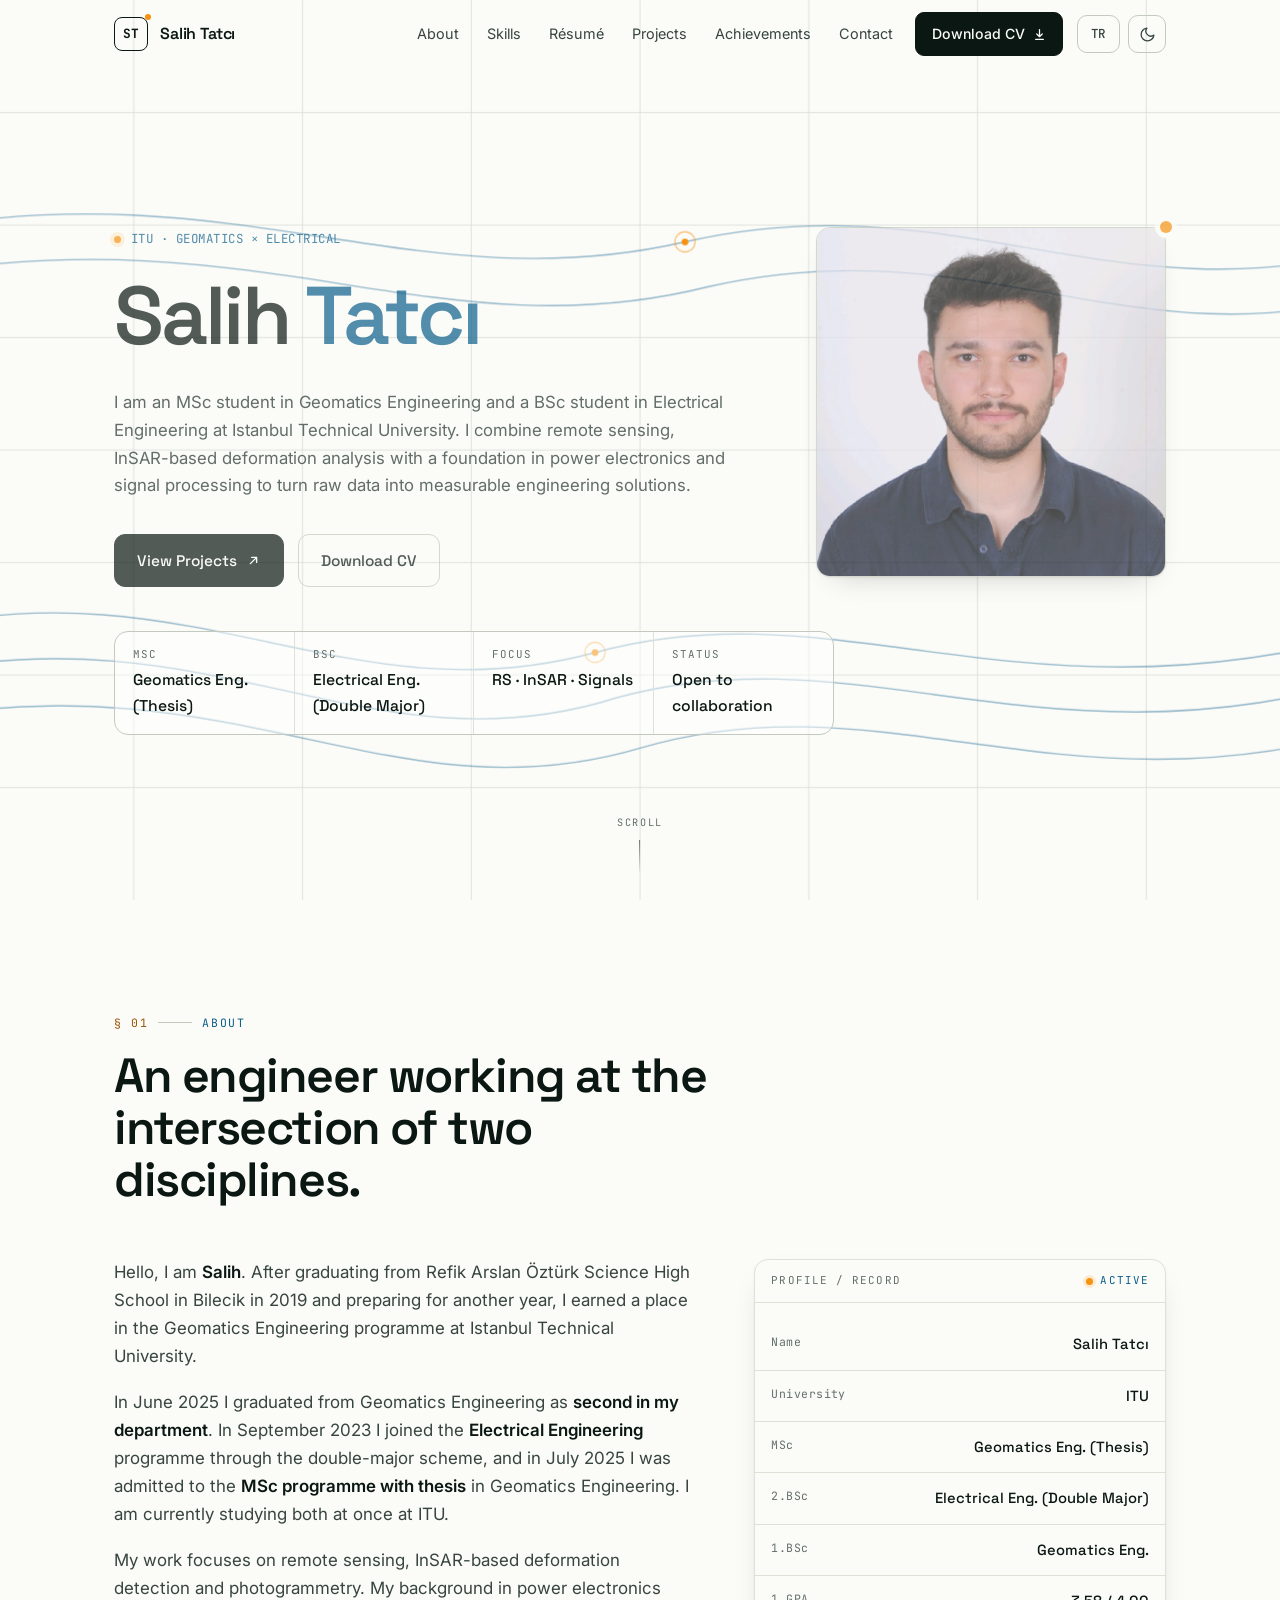
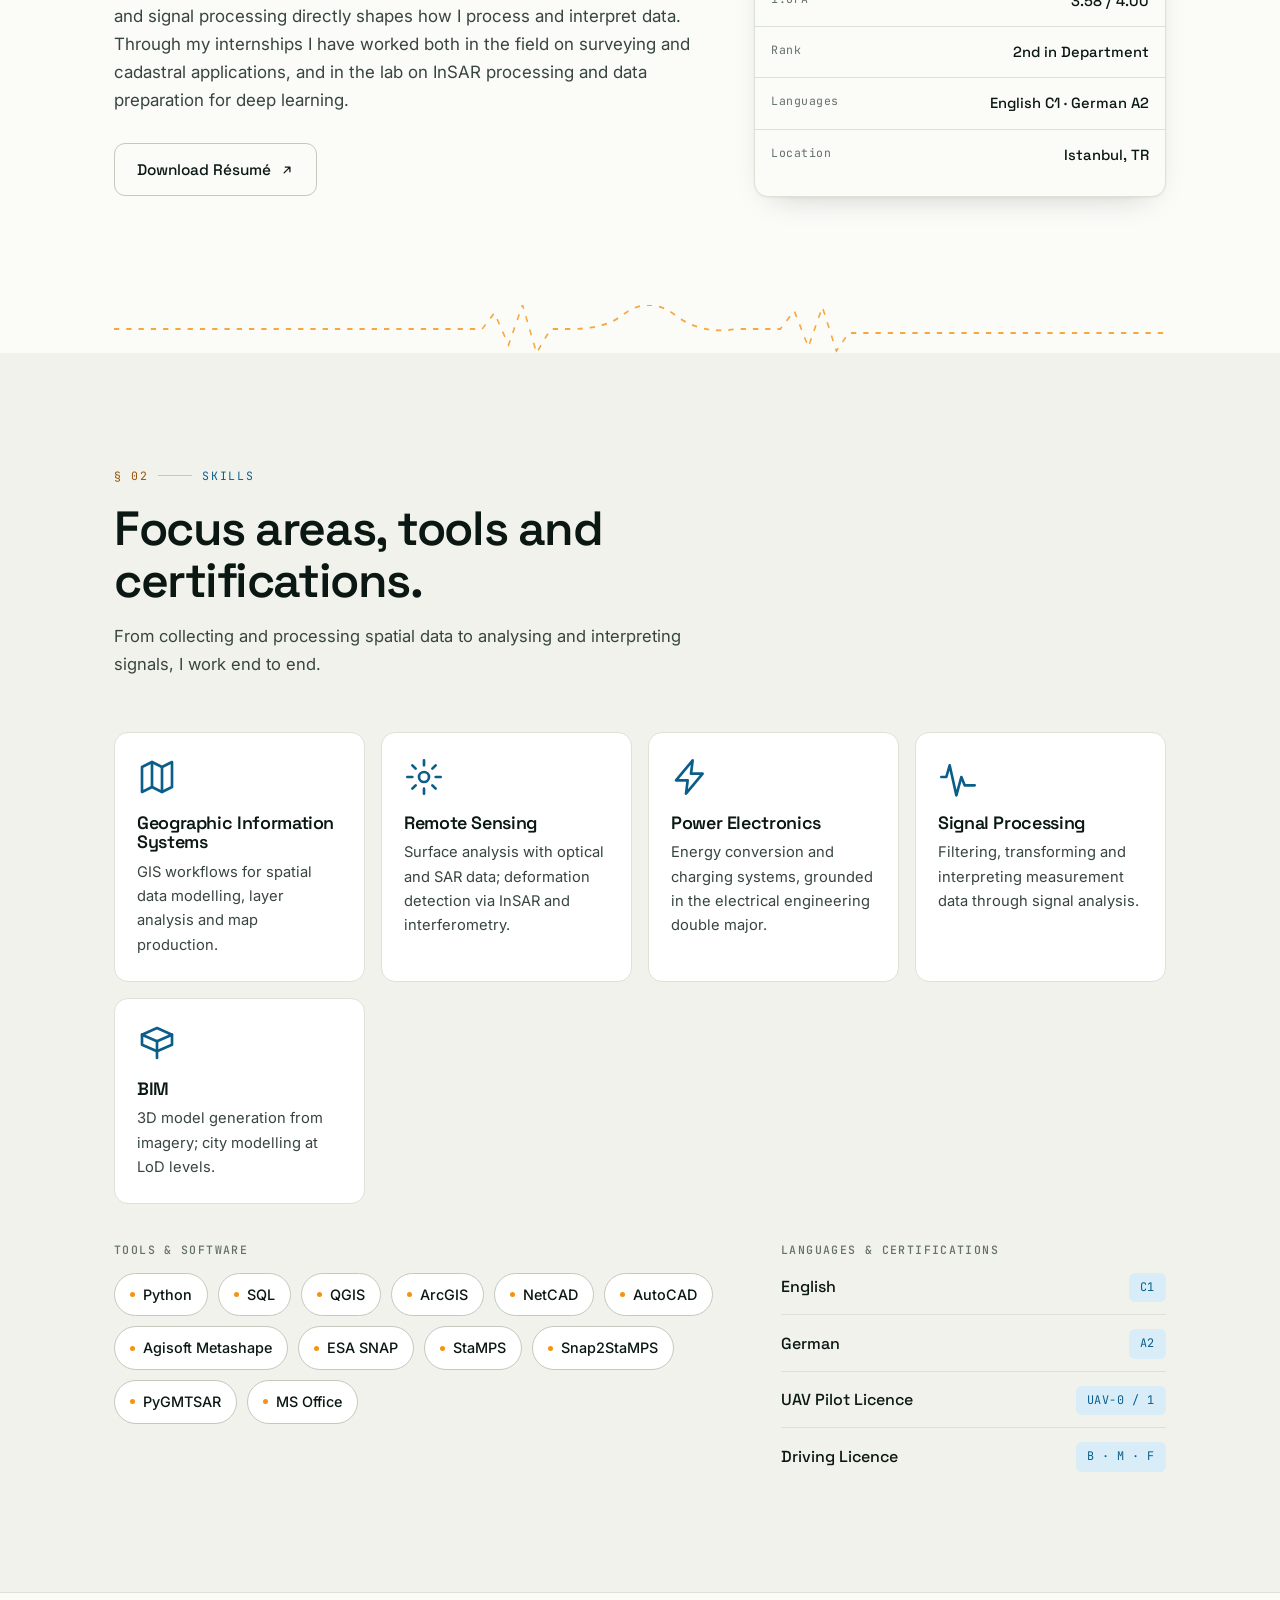
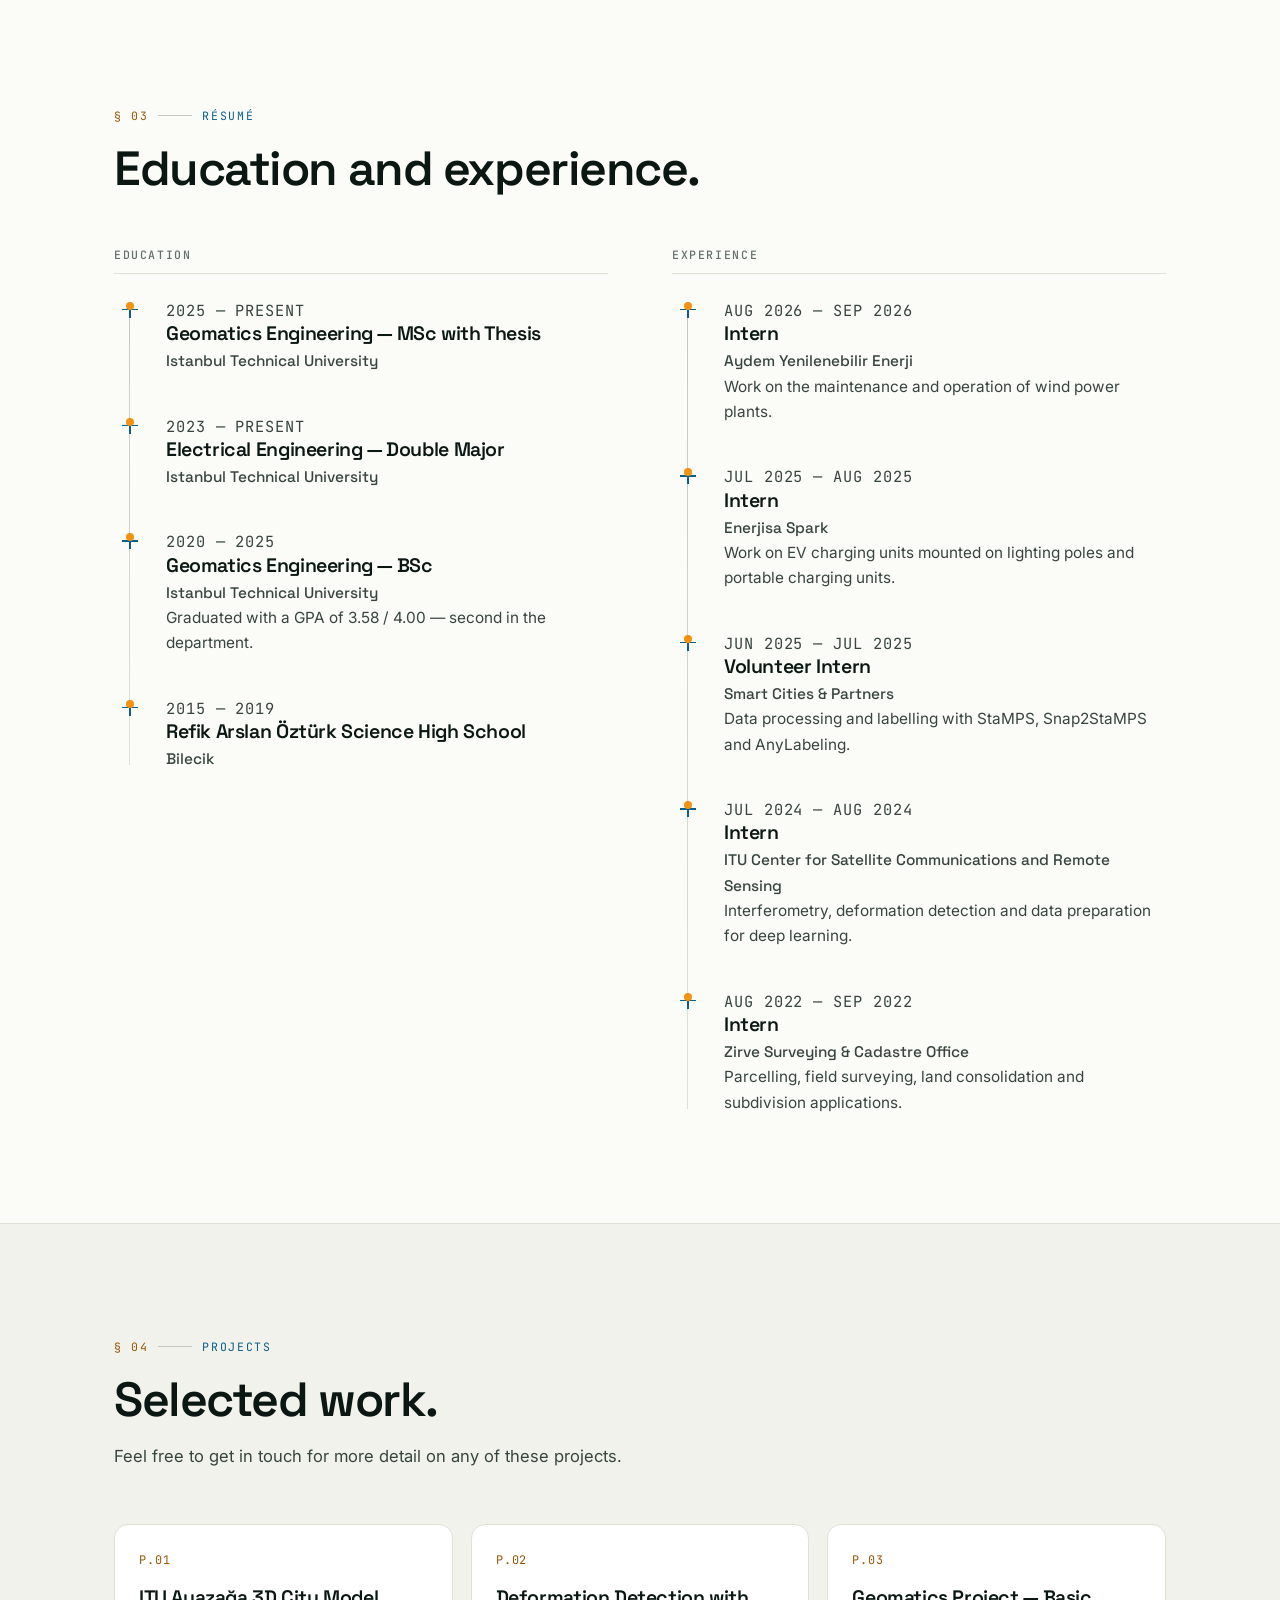
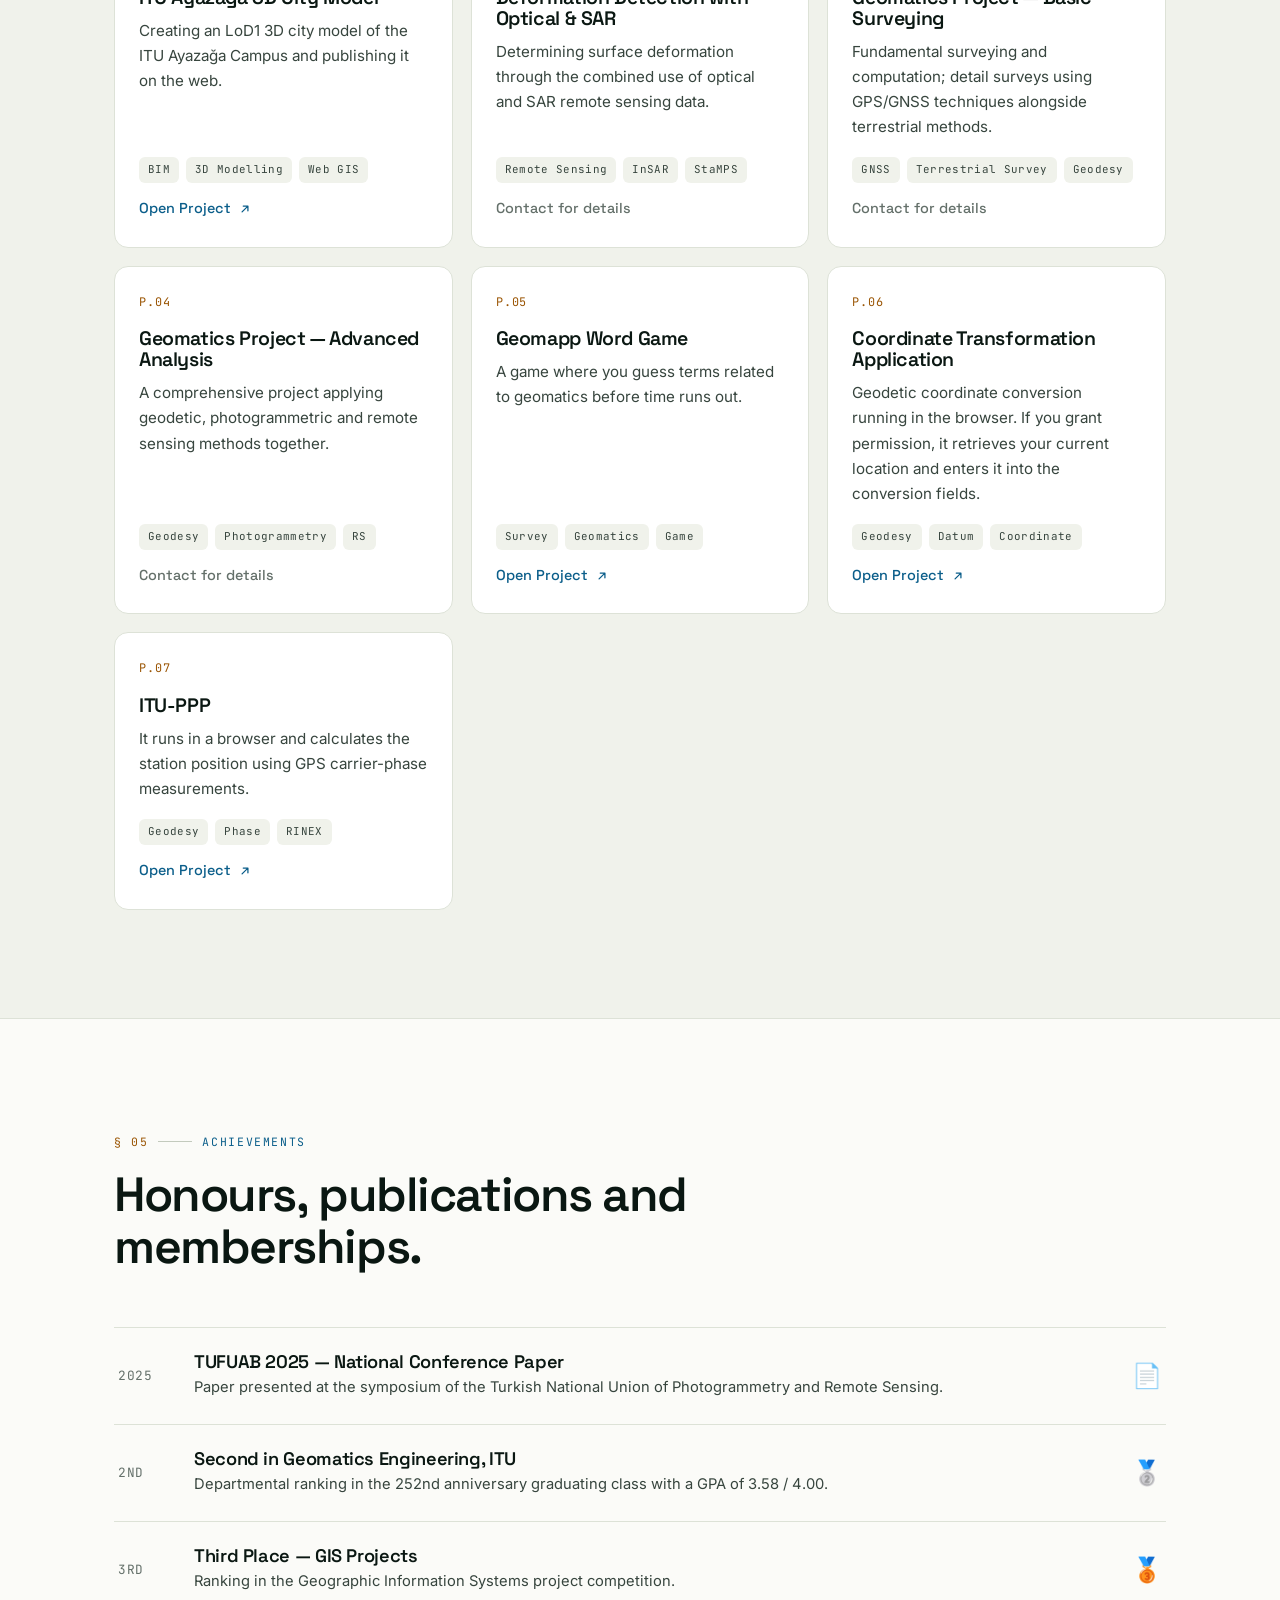
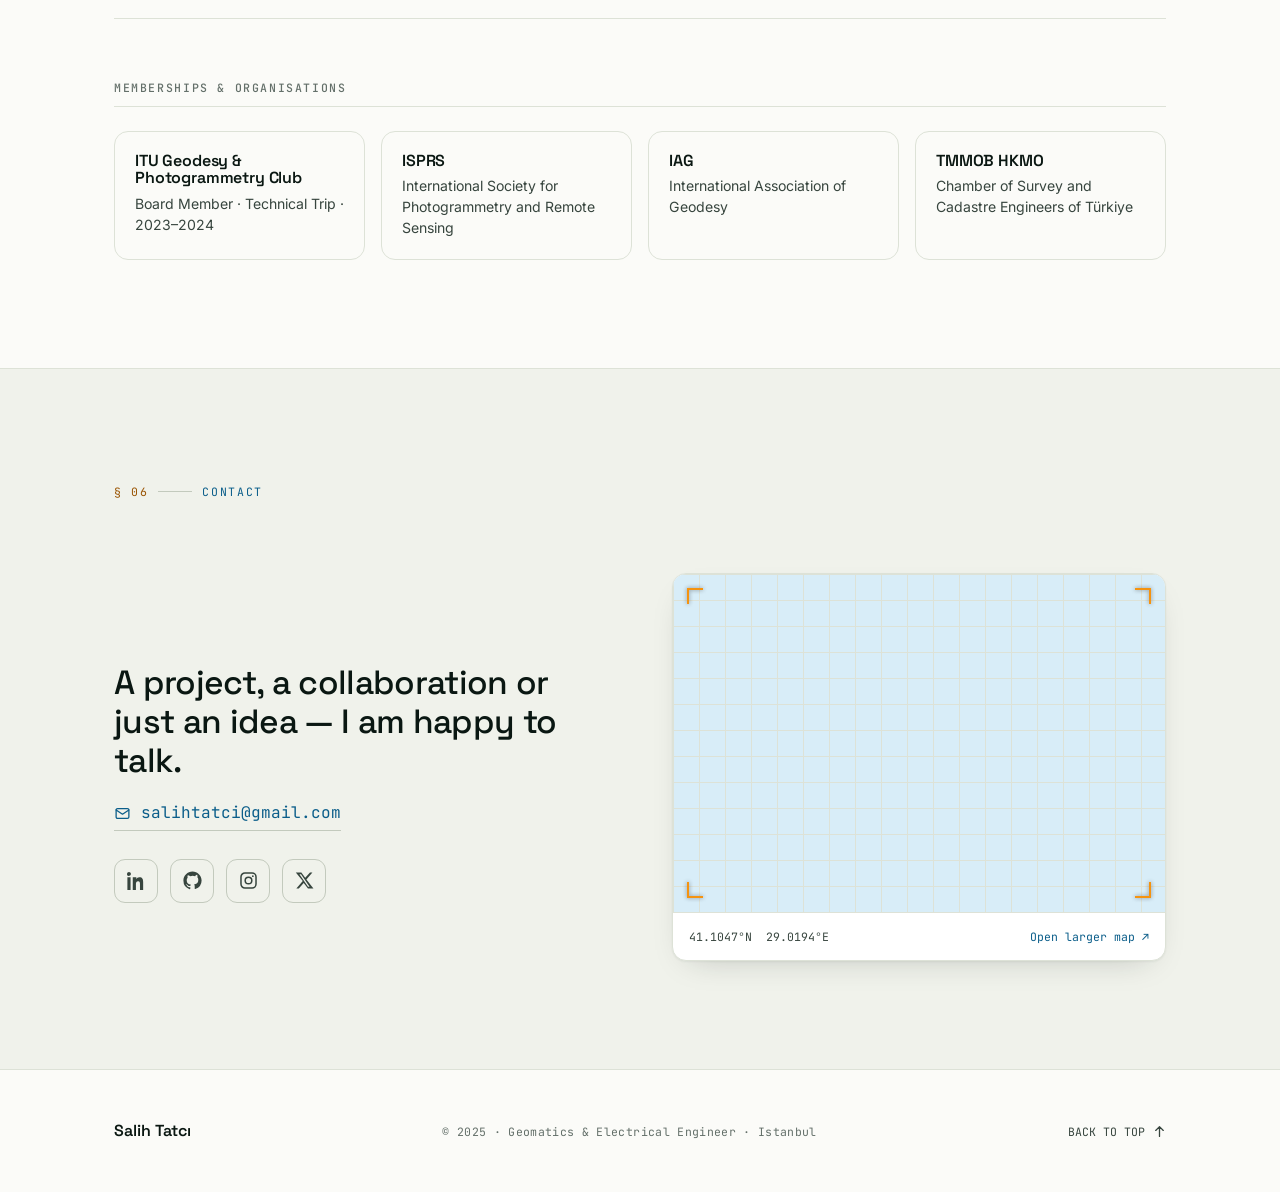
<file: index-en.html>
<!DOCTYPE html>
<html lang="en">
<head>
  <meta charset="UTF-8" />
  <meta name="viewport" content="width=device-width, initial-scale=1.0" />
  <title>Salih Tatcı — Geomatics &amp; Electrical Engineer</title>
  <meta name="description" content="Salih Tatcı — MSc student in Geomatics Engineering and BSc double-major student in Electrical Engineering at Istanbul Technical University. GIS, remote sensing, InSAR, power electronics, signal processing and photogrammetry." />
  <meta name="keywords" content="Salih Tatci, Geomatics Engineer, GIS, Remote Sensing, InSAR, StaMPS, PyGMTSAR, Power Electronics, Signal Processing, Photogrammetry, ITU" />

  <!-- Dil alternatifleri -->
  <link rel="alternate" hreflang="tr" href="index.html" />
  <link rel="alternate" hreflang="en" href="index-en.html" />

  <!-- Open Graph -->
  <meta property="og:title" content="Salih Tatcı — Geomatics &amp; Electrical Engineer" />
  <meta property="og:description" content="Turning spatial data and signals into measurable engineering solutions." />
  <meta property="og:type" content="website" />

  <!-- Fonts -->
  <link rel="preconnect" href="https://fonts.googleapis.com" />
  <link rel="preconnect" href="https://fonts.gstatic.com" crossorigin />
  <link href="https://fonts.googleapis.com/css2?family=Space+Grotesk:wght@400;500;600;700&family=Inter:wght@400;500;600&family=JetBrains+Mono:wght@400;500&display=swap" rel="stylesheet" />

  <link rel="stylesheet" href="style.css" />

  <!-- Apply theme before paint (prevents flash) -->
  <script>
    (function () {
      try {
        var t = localStorage.getItem("tema");
        if (!t) {
          t = window.matchMedia("(prefers-color-scheme: dark)").matches ? "dark" : "light";
        }
        document.documentElement.setAttribute("data-theme", t);
      } catch (e) {
        document.documentElement.setAttribute("data-theme", "light");
      }
    })();
  </script>
</head>
<body>

  <!-- ================= NAVIGATION ================= -->
  <header class="nav" id="nav">
    <div class="container">
      <div class="nav__inner">
        <a href="#hero" class="brand" aria-label="Salih Tatcı — home">
          <span class="brand__mark">ST</span>
          <span class="brand__name">Salih Tatcı</span>
        </a>

        <nav class="nav__menu" aria-label="Main menu">
          <ul class="nav__links">
            <li><a href="#about">About</a></li>
            <li><a href="#skills">Skills</a></li>
            <li><a href="#resume">Résumé</a></li>
            <li><a href="#projects">Projects</a></li>
            <li><a href="#achievements">Achievements</a></li>
            <li><a href="#contact">Contact</a></li>
          </ul>
          <a class="nav__cta" href="Salih-Tatci-CV.pdf" download>
            Download CV
            <svg width="13" height="13" viewBox="0 0 24 24" fill="none" stroke="currentColor" stroke-width="2.4" stroke-linecap="round" stroke-linejoin="round"><path d="M12 3v12M7 11l5 5 5-5M5 21h14"/></svg>
          </a>
        </nav>

        <div class="nav__utils">
          <a class="nav__lang" href="index.html" hreflang="tr" aria-label="Türkçe'ye geç">TR</a>

          <button class="nav__theme" id="themeToggle" aria-label="Toggle dark / light theme">
            <svg class="ico-moon" viewBox="0 0 24 24" fill="none" stroke="currentColor" stroke-width="1.8" stroke-linecap="round" stroke-linejoin="round"><path d="M21 12.8A9 9 0 1 1 11.2 3a7 7 0 0 0 9.8 9.8Z"/></svg>
            <svg class="ico-sun" viewBox="0 0 24 24" fill="none" stroke="currentColor" stroke-width="1.8" stroke-linecap="round" stroke-linejoin="round"><circle cx="12" cy="12" r="4.2"/><path d="M12 2v2.5M12 19.5V22M2 12h2.5M19.5 12H22M4.9 4.9l1.8 1.8M17.3 17.3l1.8 1.8M19.1 4.9l-1.8 1.8M6.7 17.3l-1.8 1.8"/></svg>
          </button>

          <button class="nav__toggle" id="navToggle" aria-label="Open / close menu" aria-expanded="false">
            <span></span>
          </button>
        </div>
      </div>
    </div>
  </header>

  <!-- ================= HERO ================= -->
  <section class="hero" id="hero">
    <div class="hero__canvas" aria-hidden="true">
      <svg viewBox="0 0 1200 800" preserveAspectRatio="xMidYMid slice">
        <g class="hero__grid hero__layer" data-depth="0.04">
          <line x1="0" y1="100" x2="1200" y2="100"/><line x1="0" y1="200" x2="1200" y2="200"/>
          <line x1="0" y1="300" x2="1200" y2="300"/><line x1="0" y1="400" x2="1200" y2="400"/>
          <line x1="0" y1="500" x2="1200" y2="500"/><line x1="0" y1="600" x2="1200" y2="600"/>
          <line x1="0" y1="700" x2="1200" y2="700"/>
          <line x1="150" y1="0" x2="150" y2="800"/><line x1="300" y1="0" x2="300" y2="800"/>
          <line x1="450" y1="0" x2="450" y2="800"/><line x1="600" y1="0" x2="600" y2="800"/>
          <line x1="750" y1="0" x2="750" y2="800"/><line x1="900" y1="0" x2="900" y2="800"/>
          <line x1="1050" y1="0" x2="1050" y2="800"/>
        </g>
        <g class="hero__layer" data-depth="0.09">
          <path class="hero__contour" d="M-50,560 C200,500 340,640 560,580 C780,520 940,650 1260,560"/>
          <path class="hero__contour" d="M-50,600 C220,540 360,690 580,620 C800,560 960,690 1260,600"/>
          <path class="hero__contour" d="M-50,640 C240,585 380,730 600,665 C820,600 980,730 1260,645"/>
          <path class="hero__contour" d="M-50,205 C240,150 400,270 640,215 C880,160 1020,285 1260,220"/>
          <path class="hero__contour" d="M-50,245 C260,190 420,315 660,255 C900,200 1040,325 1260,260"/>
        </g>
        <g class="hero__layer" data-depth="0.14">
          <circle class="hero__station" cx="560" cy="580" r="3"/>
          <circle class="hero__station-ring" cx="560" cy="580" r="9"/>
          <circle class="hero__station" cx="640" cy="215" r="3"/>
          <circle class="hero__station-ring" cx="640" cy="215" r="9"/>
        </g>
        <line class="hero__sweep" x1="0" y1="0" x2="0" y2="800"/>
      </svg>
    </div>

    <div class="container hero__inner">
      <div class="hero__grid">
        <div class="hero__text">
          <p class="hero__eyebrow mono" data-reveal>
            <span class="dot"></span> ITU · GEOMATICS × ELECTRICAL
          </p>

          <h1 data-reveal style="--reveal-delay:60ms">
            Salih <span class="accent">Tatcı</span>
          </h1>

          <p class="hero__tag" data-reveal style="--reveal-delay:140ms">
            
          </p>

          <p class="hero__lead" data-reveal style="--reveal-delay:220ms">
            I am an MSc student in Geomatics Engineering and a BSc student in Electrical
            Engineering at Istanbul Technical University. I combine remote sensing,
            InSAR-based deformation analysis with a foundation in
            power electronics and signal processing to turn raw data into measurable
            engineering solutions.
          </p>

          <div class="hero__actions" data-reveal style="--reveal-delay:300ms">
            <a class="btn btn--solid" href="#projects">
              View Projects
              <svg class="arrow" width="15" height="15" viewBox="0 0 24 24" fill="none" stroke="currentColor" stroke-width="2.2" stroke-linecap="round" stroke-linejoin="round"><path d="M7 17L17 7M9 7h8v8"/></svg>
            </a>
            <a class="btn btn--ghost" href="Salih-Tatci-CV.pdf" download>Download CV</a>
          </div>
        </div>

       <!-- portre -->
<figure class="hero__portrait">
    <img src="salih.jpg" alt="Salih Tatcı portresi" width="800" height="800" fetchpriority="high" decoding="async" />
</figure>
</div>

      <dl class="hero__readout" data-reveal style="--reveal-delay:380ms">
        <div>
          <dt>MSc</dt>
          <dd>Geomatics Eng. (Thesis)</dd>
        </div>
        <div>
          <dt>BSc</dt>
          <dd>Electrical Eng. (Double Major)</dd>
        </div>
        <div>
          <dt>Focus</dt>
          <dd>RS · InSAR · Signals</dd>
        </div>
        <div>
          <dt>Status</dt>
          <dd>Open to collaboration</dd>
        </div>
      </dl>
    </div>

    <div class="scroll-cue" aria-hidden="true">
      <span>SCROLL</span>
      <span class="line"></span>
    </div>
  </section>

  <!-- ================= ABOUT ================= -->
  <section class="section" id="about">
    <div class="container">
      <div class="section__head" data-reveal>
        <span class="eyebrow"><span class="idx">§ 01</span><span class="rule"></span> ABOUT</span>
        <h2 class="section__title">An engineer working at the intersection of two disciplines.</h2>
      </div>

      <div class="about__grid">
        <div class="about__body" data-reveal="left">
          <p>
            Hello, I am <strong>Salih</strong>. After graduating from Refik Arslan Öztürk
            Science High School in Bilecik in 2019 and preparing for another year, I earned
            a place in the Geomatics Engineering programme at Istanbul Technical University.
          </p>
          <p>
            In June 2025 I graduated from Geomatics Engineering as <strong>second in my
            department</strong>. In September 2023 I joined the <strong>Electrical Engineering</strong>
            programme through the double-major scheme, and in July 2025 I was admitted to the
            <strong>MSc programme with thesis</strong> in Geomatics Engineering. I am currently
            studying both at once at ITU.
          </p>
          <p>
            My work focuses on remote sensing, InSAR-based deformation detection and
            photogrammetry. My background in power electronics and signal processing directly
            shapes how I process and interpret data. Through my internships I have worked both
            in the field on surveying and cadastral applications, and in the lab on InSAR
            processing and data preparation for deep learning.
          </p>
          <a class="btn btn--ghost" href="Salih-Tatci-CV.pdf" download>
            Download Résumé
            <svg class="arrow" width="14" height="14" viewBox="0 0 24 24" fill="none" stroke="currentColor" stroke-width="2.2" stroke-linecap="round" stroke-linejoin="round"><path d="M7 17L17 7M9 7h8v8"/></svg>
          </a>
        </div>

        <aside class="spec" data-reveal="right" style="--reveal-delay:120ms">
          <div class="spec__bar">
            <span>PROFILE / RECORD</span>
            <span class="live">ACTIVE</span>
          </div>
          <dl>
            <div class="spec__row"><dt>Name</dt><dd>Salih Tatcı</dd></div>
            <div class="spec__row"><dt>University</dt><dd>ITU</dd></div>
            <div class="spec__row"><dt>MSc</dt><dd>Geomatics Eng. (Thesis)</dd></div>
            <div class="spec__row"><dt>2.BSc</dt><dd>Electrical Eng. (Double Major)</dd></div>
            <div class="spec__row"><dt>1.BSc</dt><dd>Geomatics Eng. </dd></div>
            <div class="spec__row"><dt>1.GPA</dt><dd>3.58 / 4.00</dd></div>
            <div class="spec__row"><dt>Rank</dt><dd>2nd in Department</dd></div>
            <div class="spec__row"><dt>Languages</dt><dd>English C1 · German A2</dd></div>
            <div class="spec__row"><dt>Location</dt><dd>Istanbul, TR</dd></div>
          </dl>
        </aside>
      </div>
    </div>
  </section>

  <!-- signal divider -->
  <div class="container" aria-hidden="true">
    <svg class="waveform" viewBox="0 0 1200 48" preserveAspectRatio="none">
      <path d="M0,24 H420 l14,-16 l16,32 l16,-40 l16,48 l16,-24 H520 q40,0 60,-14 q30,-20 60,0 q30,20 70,14 H760 l16,-18 l16,36 l16,-40 l16,44 l14,-18 H1200"/>
    </svg>
  </div>

  <!-- ================= SKILLS ================= -->
  <section class="section section--panel" id="skills">
    <div class="container">
      <div class="section__head" data-reveal>
        <span class="eyebrow"><span class="idx">§ 02</span><span class="rule"></span> SKILLS</span>
        <h2 class="section__title">Focus areas, tools and certifications.</h2>
        <p class="section__desc">From collecting and processing spatial data to analysing and interpreting signals, I work end to end.</p>
      </div>

      <div class="domains">
        <article class="domain" data-reveal style="--reveal-delay:0ms">
          <div class="domain__icon" aria-hidden="true">
            <svg viewBox="0 0 24 24" fill="none" stroke="currentColor" stroke-width="1.6" stroke-linecap="round" stroke-linejoin="round"><path d="M9 3 3 6v15l6-3 6 3 6-3V3l-6 3-6-3Z"/><path d="M9 3v15M15 6v15"/></svg>
          </div>
          <h3>Geographic Information Systems</h3>
          <p>GIS workflows for spatial data modelling, layer analysis and map production.</p>
        </article>

        <article class="domain" data-reveal style="--reveal-delay:80ms">
          <div class="domain__icon" aria-hidden="true">
            <svg viewBox="0 0 24 24" fill="none" stroke="currentColor" stroke-width="1.6" stroke-linecap="round" stroke-linejoin="round"><circle cx="12" cy="12" r="3"/><path d="M12 2v3M12 19v3M2 12h3M19 12h3M5 5l2 2M17 17l2 2M19 5l-2 2M7 17l-2 2"/></svg>
          </div>
          <h3>Remote Sensing</h3>
          <p>Surface analysis with optical and SAR data; deformation detection via InSAR and interferometry.</p>
        </article>

        <article class="domain" data-reveal style="--reveal-delay:160ms">
          <div class="domain__icon" aria-hidden="true">
            <svg viewBox="0 0 24 24" fill="none" stroke="currentColor" stroke-width="1.6" stroke-linecap="round" stroke-linejoin="round"><path d="M13 2 3 14h7l-1 8 10-12h-7l1-8Z"/></svg>
          </div>
          <h3>Power Electronics</h3>
          <p>Energy conversion and charging systems, grounded in the electrical engineering double major.</p>
        </article>

        <article class="domain" data-reveal style="--reveal-delay:240ms">
          <div class="domain__icon" aria-hidden="true">
            <svg viewBox="0 0 24 24" fill="none" stroke="currentColor" stroke-width="1.6" stroke-linecap="round" stroke-linejoin="round"><path d="M2 12h3l2-7 4 18 3-11 2 5h6"/></svg>
          </div>
          <h3>Signal Processing</h3>
          <p>Filtering, transforming and interpreting measurement data through signal analysis.</p>
        </article>

        <article class="domain" data-reveal style="--reveal-delay:320ms">
          <div class="domain__icon" aria-hidden="true">
            <svg viewBox="0 0 24 24" fill="none" stroke="currentColor" stroke-width="1.6" stroke-linecap="round" stroke-linejoin="round"><path d="M3 7 12 3l9 4-9 4-9-4Z"/><path d="M3 7v6l9 4 9-4V7"/><path d="M12 11v10"/></svg>
          </div>
          <h3>BIM</h3>
          <p>3D model generation from imagery; city modelling at LoD levels.</p>
        </article>
      </div>

      <div class="skills-split">
        <div class="skills-block" data-reveal="left">
          <h4>Tools &amp; Software</h4>
          <div class="chips">
            <span class="chip"><span class="tick"></span>Python</span>
            <span class="chip"><span class="tick"></span>SQL</span>
            <span class="chip"><span class="tick"></span>QGIS</span>
            <span class="chip"><span class="tick"></span>ArcGIS</span>
            <span class="chip"><span class="tick"></span>NetCAD</span>
            <span class="chip"><span class="tick"></span>AutoCAD</span>
            <span class="chip"><span class="tick"></span>Agisoft Metashape</span>
            <span class="chip"><span class="tick"></span>ESA SNAP</span>
            <span class="chip"><span class="tick"></span>StaMPS</span>
            <span class="chip"><span class="tick"></span>Snap2StaMPS</span>
            <span class="chip"><span class="tick"></span>PyGMTSAR</span>
            <span class="chip"><span class="tick"></span>MS Office</span>
          </div>
        </div>

        <div class="skills-block" data-reveal="right" style="--reveal-delay:120ms">
          <h4>Languages &amp; Certifications</h4>
          <div class="lang-list">
            <div class="lang">
              <span class="lang__name">English</span>
              <span class="lang__level">C1</span>
            </div>
            <div class="lang">
              <span class="lang__name">German</span>
              <span class="lang__level">A2</span>
            </div>
            <div class="lang">
              <span class="lang__name">UAV Pilot Licence</span>
              <span class="lang__level">UAV-0 / 1</span>
            </div>
            <div class="lang">
              <span class="lang__name">Driving Licence</span>
              <span class="lang__level">B · M · F</span>
            </div>
          </div>
        </div>
      </div>
    </div>
  </section>

  <!-- ================= RÉSUMÉ: EDUCATION + EXPERIENCE ================= -->
  <section class="section" id="resume">
    <div class="container">
      <div class="section__head" data-reveal>
        <span class="eyebrow"><span class="idx">§ 03</span><span class="rule"></span> RÉSUMÉ</span>
        <h2 class="section__title">Education and experience.</h2>
      </div>

      <div class="cv__grid">
        <!-- EDUCATION -->
        <div class="cv__col" data-reveal="left">
          <h3 class="cv__label">EDUCATION</h3>
          <div class="timeline">
            <div class="tl-item">
              <span class="tl-item__node" aria-hidden="true"></span>
              <span class="tl-item__dot" aria-hidden="true"></span>
              <p class="tl-item__meta">2025 — PRESENT</p>
              <h3>Geomatics Engineering — MSc with Thesis</h3>
              <p class="tl-item__org">Istanbul Technical University</p>
            </div>

            <div class="tl-item">
              <span class="tl-item__node" aria-hidden="true"></span>
              <span class="tl-item__dot" aria-hidden="true"></span>
              <p class="tl-item__meta">2023 — PRESENT</p>
              <h3>Electrical Engineering — Double Major</h3>
              <p class="tl-item__org">Istanbul Technical University</p>
            </div>

            <div class="tl-item">
              <span class="tl-item__node" aria-hidden="true"></span>
              <span class="tl-item__dot" aria-hidden="true"></span>
              <p class="tl-item__meta">2020 — 2025</p>
              <h3>Geomatics Engineering — BSc</h3>
              <p class="tl-item__org">Istanbul Technical University</p>
              <p>Graduated with a GPA of 3.58 / 4.00 — second in the department.</p>
            </div>

            <div class="tl-item">
              <span class="tl-item__node" aria-hidden="true"></span>
              <span class="tl-item__dot" aria-hidden="true"></span>
              <p class="tl-item__meta">2015 — 2019</p>
              <h3>Refik Arslan Öztürk Science High School</h3>
              <p class="tl-item__org">Bilecik</p>
            </div>
          </div>
        </div>

        <!-- EXPERIENCE -->
        <div class="cv__col" data-reveal="right" style="--reveal-delay:120ms">
          <h3 class="cv__label">EXPERIENCE</h3>
          <div class="timeline">
            <div class="tl-item">
              <span class="tl-item__node" aria-hidden="true"></span>
              <span class="tl-item__dot" aria-hidden="true"></span>
              <p class="tl-item__meta">AUG 2026 — SEP 2026</p>
              <h3>Intern</h3>
              <p class="tl-item__org">Aydem Yenilenebilir Enerji</p>
              <p>Work on the maintenance and operation of wind power plants.</p>
            </div>
            <div class="tl-item">
              <span class="tl-item__node" aria-hidden="true"></span>
              <span class="tl-item__dot" aria-hidden="true"></span>
              <p class="tl-item__meta">JUL 2025 — AUG 2025</p>
              <h3>Intern</h3>
              <p class="tl-item__org">Enerjisa Spark</p>
              <p>Work on EV charging units mounted on lighting poles and portable charging units.</p>
            </div>

            <div class="tl-item">
              <span class="tl-item__node" aria-hidden="true"></span>
              <span class="tl-item__dot" aria-hidden="true"></span>
              <p class="tl-item__meta">JUN 2025 — JUL 2025</p>
              <h3>Volunteer Intern</h3>
              <p class="tl-item__org">Smart Cities &amp; Partners</p>
              <p>Data processing and labelling with StaMPS, Snap2StaMPS and AnyLabeling.</p>
            </div>

            <div class="tl-item">
              <span class="tl-item__node" aria-hidden="true"></span>
              <span class="tl-item__dot" aria-hidden="true"></span>
              <p class="tl-item__meta">JUL 2024 — AUG 2024</p>
              <h3>Intern</h3>
              <p class="tl-item__org">ITU Center for Satellite Communications and Remote Sensing</p>
              <p>Interferometry, deformation detection and data preparation for deep learning.</p>
            </div>

            <div class="tl-item">
              <span class="tl-item__node" aria-hidden="true"></span>
              <span class="tl-item__dot" aria-hidden="true"></span>
              <p class="tl-item__meta">AUG 2022 — SEP 2022</p>
              <h3>Intern</h3>
              <p class="tl-item__org">Zirve Surveying &amp; Cadastre Office</p>
              <p>Parcelling, field surveying, land consolidation and subdivision applications.</p>
            </div>
          </div>
        </div>
      </div>
    </div>
  </section>

  <!-- ================= PROJECTS ================= -->
  <section class="section section--panel" id="projects">
    <div class="container">
      <div class="section__head" data-reveal>
        <span class="eyebrow"><span class="idx">§ 04</span><span class="rule"></span> PROJECTS</span>
        <h2 class="section__title">Selected work.</h2>
        <p class="section__desc">Feel free to get in touch for more detail on any of these projects.</p>
      </div>

      <div class="projects__grid">
        <article class="project" data-reveal style="--reveal-delay:0ms">
          <span class="project__idx">P.01</span>
          <h3>ITU Ayazağa 3D City Model</h3>
          <p>Creating an LoD1 3D city model of the ITU Ayazağa Campus and publishing it on the web.</p>
          <div class="project__tags"><span>BIM</span><span>3D Modelling</span><span>Web GIS</span></div>
          <a class="project__link" href="https://sites.google.com/view/itu3dkampusmodeliekip5/ana-sayfa" target="_blank" rel="noopener">
            Open Project
            <svg class="arrow" width="14" height="14" viewBox="0 0 24 24" fill="none" stroke="currentColor" stroke-width="2.2" stroke-linecap="round" stroke-linejoin="round"><path d="M7 17L17 7M9 7h8v8"/></svg>
          </a>
        </article>

        <article class="project" data-reveal style="--reveal-delay:80ms">
          <span class="project__idx">P.02</span>
          <h3>Deformation Detection with Optical &amp; SAR</h3>
          <p>Determining surface deformation through the combined use of optical and SAR remote sensing data.</p>
          <div class="project__tags"><span>Remote Sensing</span><span>InSAR</span><span>StaMPS</span></div>
          <span class="project__link project__link--muted">Contact for details</span>
        </article>

        <article class="project" data-reveal style="--reveal-delay:160ms">
          <span class="project__idx">P.03</span>
          <h3>Geomatics Project — Basic Surveying</h3>
          <p>Fundamental surveying and computation; detail surveys using GPS/GNSS techniques alongside terrestrial methods.</p>
          <div class="project__tags"><span>GNSS</span><span>Terrestrial Survey</span><span>Geodesy</span></div>
          <span class="project__link project__link--muted">Contact for details</span>
        </article>

        <article class="project" data-reveal style="--reveal-delay:240ms">
          <span class="project__idx">P.04</span>
          <h3>Geomatics Project — Advanced Analysis</h3>
          <p>A comprehensive project applying geodetic, photogrammetric and remote sensing methods together.</p>
          <div class="project__tags"><span>Geodesy</span><span>Photogrammetry</span><span>RS</span></div>
          <span class="project__link project__link--muted">Contact for details</span>
        </article>

                <article class="project" data-reveal style="--reveal-delay:0ms">
          <span class="project__idx">P.05</span>
          <h3>Geomapp Word Game</h3>
          <p>A game where you guess terms related to geomatics before time runs out.</p>
          <div class="project__tags"><span>Survey</span><span>Geomatics</span><span>Game</span></div>
          <a class="project__link" href="https://salihtatci.github.io/geomapp/" target="_blank" rel="noopener">
            Open Project
            <svg class="arrow" width="14" height="14" viewBox="0 0 24 24" fill="none" stroke="currentColor" stroke-width="2.2" stroke-linecap="round" stroke-linejoin="round"><path d="M7 17L17 7M9 7h8v8"/></svg>
          </a>
        </article>
        
        <article class="project" data-reveal style="--reveal-delay:0ms">
          <span class="project__idx">P.06</span>
          <h3>Coordinate Transformation Application</h3>
          <p>Geodetic coordinate conversion running in the browser. If you grant permission, it retrieves your current location and enters it into the conversion fields.</p>
          <div class="project__tags"><span>Geodesy</span><span>Datum</span><span>Coordinate</span></div>
          <a class="project__link" href="https://salihtatci.github.io/new_coordinate_trans_web/" target="_blank" rel="noopener">
            Open Project
            <svg class="arrow" width="14" height="14" viewBox="0 0 24 24" fill="none" stroke="currentColor" stroke-width="2.2" stroke-linecap="round" stroke-linejoin="round"><path d="M7 17L17 7M9 7h8v8"/></svg>
          </a>
        </article>

        <article class="project" data-reveal style="--reveal-delay:0ms">
          <span class="project__idx">P.07</span>
          <h3>ITU-PPP</h3>
          <p>It runs in a browser and calculates the station position using GPS carrier-phase measurements.</p>
          <div class="project__tags"><span>Geodesy</span><span>Phase</span><span>RINEX</span></div>
          <a class="project__link" href="https://salihtatci.github.io/fazPPP/" target="_blank" rel="noopener">
            Open Project
            <svg class="arrow" width="14" height="14" viewBox="0 0 24 24" fill="none" stroke="currentColor" stroke-width="2.2" stroke-linecap="round" stroke-linejoin="round"><path d="M7 17L17 7M9 7h8v8"/></svg>
          </a>
        </article>
      </div>
    </div>
  </section>

  <!-- ================= ACHIEVEMENTS ================= -->
  <section class="section" id="achievements">
    <div class="container">
      <div class="section__head" data-reveal>
        <span class="eyebrow"><span class="idx">§ 05</span><span class="rule"></span> ACHIEVEMENTS</span>
        <h2 class="section__title">Honours, publications and memberships.</h2>
      </div>

      <div class="awards">
        <div class="award" data-reveal>
          <span class="award__rank">2025</span>
          <div class="award__body">
            <h3>TUFUAB 2025 — National Conference Paper</h3>
            <p>Paper presented at the symposium of the Turkish National Union of Photogrammetry and Remote Sensing.</p>
          </div>
          <span class="award__badge" aria-hidden="true">📄</span>
        </div>

        <div class="award" data-reveal style="--reveal-delay:80ms">
          <span class="award__rank">2ND</span>
          <div class="award__body">
            <h3>Second in Geomatics Engineering, ITU</h3>
            <p>Departmental ranking in the 252nd anniversary graduating class with a GPA of 3.58 / 4.00.</p>
          </div>
          <span class="award__badge" aria-hidden="true">🥈</span>
        </div>

        <div class="award" data-reveal style="--reveal-delay:160ms">
          <span class="award__rank">3RD</span>
          <div class="award__body">
            <h3>Third Place — GIS Projects</h3>
            <p>Ranking in the Geographic Information Systems project competition.</p>
          </div>
          <span class="award__badge" aria-hidden="true">🥉</span>
        </div>
      </div>

      <div class="orgs" data-reveal style="--reveal-delay:120ms">
        <h3 class="cv__label">MEMBERSHIPS &amp; ORGANISATIONS</h3>
        <div class="orgs__grid">
          <div class="org">
            <h4>ITU Geodesy &amp; Photogrammetry Club</h4>
            <p>Board Member · Technical Trip · 2023–2024</p>
          </div>
          <div class="org">
            <h4>ISPRS</h4>
            <p>International Society for Photogrammetry and Remote Sensing</p>
          </div>
          <div class="org">
            <h4>IAG</h4>
            <p>International Association of Geodesy</p>
          </div>
          <div class="org">
            <h4>TMMOB HKMO</h4>
            <p>Chamber of Survey and Cadastre Engineers of Türkiye</p>
          </div>
        </div>
      </div>
    </div>
  </section>

  <!-- ================= CONTACT ================= -->
  <section class="section section--panel" id="contact">
    <div class="container">
      <div class="section__head" data-reveal>
        <span class="eyebrow"><span class="idx">§ 06</span><span class="rule"></span> CONTACT</span>
      </div>

      <div class="contact__grid">
        <div data-reveal="left">
          <p class="contact__lead">A project, a collaboration or just an idea — I am happy to talk.</p>

          <a class="contact__mail" href="mailto:salihtatci@gmail.com">
            <svg width="17" height="17" viewBox="0 0 24 24" fill="none" stroke="currentColor" stroke-width="1.8" stroke-linecap="round" stroke-linejoin="round"><rect x="3" y="5" width="18" height="14" rx="2"/><path d="m3 7 9 6 9-6"/></svg>
            salihtatci@gmail.com
          </a>

          <div class="contact__socials">
            <a href="https://www.linkedin.com/in/salih-tatc%C4%B1-940994207/" target="_blank" rel="noopener" aria-label="LinkedIn">
              <svg viewBox="0 0 24 24" fill="currentColor"><path d="M4.98 3.5A2.5 2.5 0 1 1 0 3.5a2.5 2.5 0 0 1 4.98 0ZM.5 8h4V24h-4V8Zm7.5 0h3.8v2.2h.05c.53-1 1.83-2.2 3.77-2.2 4.03 0 4.78 2.65 4.78 6.1V24h-4v-7.1c0-1.7-.03-3.9-2.38-3.9-2.38 0-2.75 1.86-2.75 3.78V24h-4V8Z"/></svg>
            </a>
            <a href="https://github.com/salihtatci" target="_blank" rel="noopener" aria-label="GitHub">
              <svg viewBox="0 0 24 24" fill="currentColor"><path d="M12 .5C5.7.5.5 5.7.5 12a11.5 11.5 0 0 0 7.9 10.9c.6.1.8-.2.8-.5v-2c-3.2.7-3.9-1.4-3.9-1.4-.5-1.3-1.3-1.7-1.3-1.7-1.1-.7 0-.7 0-.7 1.2.1 1.8 1.2 1.8 1.2 1 1.8 2.8 1.3 3.5 1 .1-.8.4-1.3.7-1.6-2.6-.3-5.3-1.3-5.3-5.7 0-1.3.5-2.3 1.2-3.1-.1-.3-.5-1.5.1-3.1 0 0 1-.3 3.3 1.2a11.5 11.5 0 0 1 6 0C17 4.6 18 4.9 18 4.9c.6 1.6.2 2.8.1 3.1.8.8 1.2 1.8 1.2 3.1 0 4.4-2.7 5.4-5.3 5.7.4.4.8 1.1.8 2.2v3.3c0 .3.2.6.8.5A11.5 11.5 0 0 0 23.5 12C23.5 5.7 18.3.5 12 .5Z"/></svg>
            </a>
            <a href="https://www.instagram.com/salihtatci/" target="_blank" rel="noopener" aria-label="Instagram">
              <svg viewBox="0 0 24 24" fill="none" stroke="currentColor" stroke-width="1.9"><rect x="2.5" y="2.5" width="19" height="19" rx="5"/><circle cx="12" cy="12" r="4.2"/><circle cx="17.5" cy="6.5" r="1.1" fill="currentColor" stroke="none"/></svg>
            </a>
            <a href="https://x.com/TatciSalih" target="_blank" rel="noopener" aria-label="X / Twitter">
              <svg viewBox="0 0 24 24" fill="currentColor"><path d="M18.9 2H22l-7.6 8.7L23.3 22h-6.9l-5.4-7-6.2 7H1.7l8.1-9.3L1 2h7l4.9 6.5L18.9 2Zm-2.4 18h1.9L7.6 4H5.6l10.9 16Z"/></svg>
            </a>
          </div>
        </div>

        <!-- location card: ITU Ayazağa — live satellite imagery -->
        <div class="geocard" data-reveal="right" style="--reveal-delay:120ms">
          <div class="geocard__map">
            <iframe
              class="geocard__frame"
              src="https://maps.google.com/maps?q=41.104692,29.019366&t=k&z=16&output=embed"
              title="ITU Ayazağa Campus — satellite view"
              loading="lazy"
              referrerpolicy="no-referrer-when-downgrade"
              allowfullscreen></iframe>
            <span class="geocard__reticle" aria-hidden="true"></span>
          </div>
          <div class="geocard__foot">
            <span>41.1047°N&nbsp;&nbsp;29.0194°E</span>
            <a href="https://www.google.com/maps/@41.104692,29.019366,16z/data=!3m1!1e3" target="_blank" rel="noopener">Open larger map ↗</a>
          </div>
        </div>
      </div>
    </div>
  </section>

  <!-- ================= FOOTER ================= -->
  <footer class="footer">
    <div class="container">
      <div class="footer__inner">
        <span class="footer__brand">Salih Tatcı</span>
        <span class="footer__meta">© 2025 · Geomatics &amp; Electrical Engineer · Istanbul</span>
        <a class="footer__top" href="#hero">
          BACK TO TOP
          <svg width="13" height="13" viewBox="0 0 24 24" fill="none" stroke="currentColor" stroke-width="2.4" stroke-linecap="round" stroke-linejoin="round"><path d="M12 21V3M5 10l7-7 7 7"/></svg>
        </a>
      </div>
    </div>
  </footer>

  <script src="script.js"></script>
</body>
</html>
</file>
<file: style.css>
/* =====================================================================
   Salih Tatcı — Kişisel Portfolyo
   Tasarım dili: "Harita ile Sinyalin Buluştuğu Yer"
   Geomatik (harita/koordinat) × Elektrik (sinyal/akım)
   ---------------------------------------------------------------------
   Yapı:
   1. Tokenlar (renk, tipografi, ölçek)
   2. Reset & temel
   3. Yardımcı sınıflar / konteyner
   4. Navigasyon
   5. Hero
   6. Butonlar
   7. Bölüm kabuğu & mono etiketler
   8. Hakkımda
   9. Yetenekler
   10. Deneyim (zaman çizelgesi)
   11. Projeler
   12. Başarılar
   13. İletişim
   14. Footer
   15. Scroll reveal animasyonları
   16. Responsive
   17. Reduced motion
   ===================================================================== */

/* 1. TOKENLAR ---------------------------------------------------------- */
/* AÇIK TEMA (varsayılan) */
:root {
  color-scheme: light;

  /* Renk paleti */
  --paper:      #FBFBF8;   /* temiz, aydınlık ölçüm kağıdı */
  --panel:      #F0F2EB;   /* hafif derin panel */
  --panel-2:    #E5E9DE;
  --raised:     #FFFFFF;   /* panel üzerindeki kart yüzeyi */
  --nav-bg:     rgba(251,251,248,.85);
  --glass:      rgba(255,255,255,.45);

  --ink:        #0A1712;   /* derin, yeşil alt tonlu siyaha yakın */
  --ink-soft:   #37453E;
  --lead:       #22322B;   /* giriş paragrafı — zengin koyu */
  --ink-faint:  #64706A;
  --line:       #DDE2D7;   /* saç teli çizgi */
  --line-2:     #C3CABD;

  --blue:       #0B5E8A;   /* jeodezik lacivert — canlı, doygun */
  --blue-2:     #084467;
  --blue-tint:  #D8EDF8;

  --amber:      #F59310;   /* sinyal/akım kehribarı — parlak */
  --amber-2:    #9A5504;   /* metin için koyu ton */
  --amber-tint: #FDEAD0;

  /* Tipografi */
  --font-display: "Space Grotesk", system-ui, sans-serif;
  --font-body:    "Inter", system-ui, sans-serif;
  --font-mono:    "JetBrains Mono", ui-monospace, monospace;

  /* Ölçek & yerleşim */
  --maxw: 1180px;
  --gutter: clamp(20px, 5vw, 64px);
  --r: 14px;     /* kart köşe yumuşaklığı */
  --r-sm: 7px;
  --shadow: 0 1px 2px rgba(21,33,28,.05), 0 12px 32px -18px rgba(21,33,28,.28);
  --shadow-lg: 0 24px 60px -28px rgba(21,33,28,.35);

  --ease: cubic-bezier(.22,.61,.36,1);
}

/* KOYU TEMA */
[data-theme="dark"] {
  color-scheme: dark;

  --paper:      #08120F;   /* derin yeşil-siyah — mürekkebin ters çevrilmişi */
  --panel:      #0E1B17;
  --panel-2:    #16261F;
  --raised:     #132019;
  --nav-bg:     rgba(8,18,15,.85);
  --glass:      rgba(255,255,255,.05);

  --ink:        #EDF1EC;
  --ink-soft:   #ADB8B1;
  --lead:       #D3DBD5;   /* giriş paragrafı — parlak */
  --ink-faint:  #808C84;
  --line:       #1F2E27;
  --line-2:     #32433A;

  --blue:       #5FC0F0;   /* koyu zeminde parlayan lacivert */
  --blue-2:     #8AD3F7;
  --blue-tint:  #0D2733;

  --amber:      #FFAE45;
  --amber-2:    #FFC873;
  --amber-tint: #2E2113;

  --shadow: 0 1px 2px rgba(0,0,0,.4), 0 12px 32px -18px rgba(0,0,0,.7);
  --shadow-lg: 0 24px 60px -28px rgba(0,0,0,.8);
}

/* tema geçişinde yumuşak renk kayması */
body, .nav, .section, .domain, .project, .chip, .spec, .org, .geocard {
  transition: background-color .35s var(--ease), border-color .35s var(--ease), color .35s var(--ease);
}

/* 2. RESET & TEMEL ----------------------------------------------------- */
*, *::before, *::after { box-sizing: border-box; }

html {
  scroll-behavior: smooth;
  -webkit-text-size-adjust: 100%;
  overflow-x: clip;
}

body {
  margin: 0;
  background: var(--paper);
  color: var(--ink);
  font-family: var(--font-body);
  font-size: 16px;
  line-height: 1.65;
  -webkit-font-smoothing: antialiased;
  text-rendering: optimizeLegibility;
  overflow-x: hidden;
}

img { max-width: 100%; display: block; }
a { color: inherit; text-decoration: none; }
button { font-family: inherit; cursor: pointer; }

h1, h2, h3, h4 {
  font-family: var(--font-display);
  font-weight: 600;
  line-height: 1.08;
  letter-spacing: -0.02em;
  margin: 0;
}

::selection { background: var(--amber-tint); color: var(--ink); }

/* Odak görünürlüğü (erişilebilirlik) */
a:focus-visible, button:focus-visible {
  outline: 2px solid var(--blue);
  outline-offset: 3px;
  border-radius: 3px;
}

/* 3. KONTEYNER & YARDIMCILAR ------------------------------------------ */
.container {
  width: 100%;
  max-width: var(--maxw);
  margin-inline: auto;
  padding-inline: var(--gutter);
}

.mono {
  font-family: var(--font-mono);
  font-size: .78rem;
  letter-spacing: .04em;
}

/* 4. NAVİGASYON ------------------------------------------------------- */
.nav {
  position: fixed;
  inset: 0 0 auto 0;
  z-index: 100;
  transition: background .4s var(--ease), border-color .4s var(--ease), box-shadow .4s var(--ease);
  border-bottom: 1px solid transparent;
}
.nav.scrolled {
  background: var(--nav-bg);
  backdrop-filter: saturate(140%) blur(12px);
  -webkit-backdrop-filter: saturate(140%) blur(12px);
  border-bottom-color: var(--line);
}
.nav__inner {
  display: flex;
  align-items: center;
  gap: 10px;
  height: 68px;
}
.brand {
  display: flex;
  align-items: center;
  gap: 12px;
  font-family: var(--font-display);
  font-weight: 600;
  letter-spacing: -0.01em;
  margin-right: auto; /* geri kalan her şey sağa yaslanır */
}
.brand__mark {
  display: grid;
  place-items: center;
  width: 34px; height: 34px;
  border: 1.5px solid var(--ink);
  border-radius: 8px;
  font-family: var(--font-mono);
  font-size: .8rem;
  font-weight: 700;
  letter-spacing: 0;
  position: relative;
}
/* markanın köşesinde ölçme hedefi çentiği */
.brand__mark::after {
  content: "";
  position: absolute;
  right: -4px; top: -4px;
  width: 6px; height: 6px;
  background: var(--amber);
  border-radius: 50%;
}
.brand__name { font-size: 1rem; }

.nav__links {
  display: flex;
  align-items: center;
  gap: 4px;
  list-style: none;
  margin: 0; padding: 0;
}
.nav__links a {
  display: inline-block;
  padding: 8px 12px;
  font-size: .9rem;
  color: var(--ink-soft);
  border-radius: 8px;
  transition: color .25s var(--ease), background .25s var(--ease);
  position: relative;
}
.nav__links a:hover { color: var(--ink); background: var(--panel); }
.nav__links a.active { color: var(--blue); }
.nav__links a.active::before {
  content: "";
  position: absolute;
  left: 12px; right: 12px; bottom: 3px;
  height: 2px;
  background: var(--amber);
  border-radius: 2px;
}
.nav__cta {
  display: inline-flex;
  align-items: center;
  gap: 8px;
  padding: 9px 16px;
  font-size: .88rem;
  font-weight: 500;
  color: var(--paper);
  background: var(--ink);
  border-radius: 9px;
  border: 1px solid var(--ink);
  transition: transform .25s var(--ease), background .25s var(--ease);
}
.nav__cta:hover { background: var(--blue-2); transform: translateY(-1px); }

/* yardımcı butonlar: dil + tema + mobil menü */
.nav__utils {
  display: flex;
  align-items: center;
  gap: 8px;
  margin-left: 4px;
}
.nav__lang,
.nav__theme {
  display: grid;
  place-items: center;
  height: 38px;
  border: 1px solid var(--line-2);
  border-radius: 10px;
  background: transparent;
  color: var(--ink-soft);
  transition: color .25s var(--ease), border-color .25s var(--ease), background .25s var(--ease), transform .25s var(--ease);
}
.nav__lang {
  padding: 0 13px;
  font-family: var(--font-mono);
  font-size: .78rem;
  font-weight: 500;
  letter-spacing: .06em;
}
.nav__theme { width: 38px; padding: 0; }
.nav__lang:hover,
.nav__theme:hover {
  color: var(--ink);
  border-color: var(--ink);
  transform: translateY(-1px);
}
.nav__theme svg { width: 17px; height: 17px; }
/* açık temada ay, koyu temada güneş göster */
.nav__theme .ico-sun  { display: none; }
[data-theme="dark"] .nav__theme .ico-moon { display: none; }
[data-theme="dark"] .nav__theme .ico-sun  { display: block; }

/* Mobil menü butonu */
.nav__toggle {
  display: none;
  width: 38px; height: 38px;
  border: 1px solid var(--line-2);
  background: var(--nav-bg);
  border-radius: 10px;
  padding: 0;
  position: relative;
}
.nav__toggle span,
.nav__toggle span::before,
.nav__toggle span::after {
  content: "";
  position: absolute;
  left: 50%; top: 50%;
  width: 18px; height: 1.5px;
  background: var(--ink);
  transform: translate(-50%, -50%);
  transition: transform .3s var(--ease), opacity .3s var(--ease);
}
.nav__toggle span::before { transform: translate(-50%, -6px); }
.nav__toggle span::after  { transform: translate(-50%, 6px); }
.nav.open .nav__toggle span { background: transparent; }
.nav.open .nav__toggle span::before { transform: translate(-50%, 0) rotate(45deg); }
.nav.open .nav__toggle span::after  { transform: translate(-50%, 0) rotate(-45deg); }

/* 5. HERO ------------------------------------------------------------- */
.hero {
  position: relative;
  min-height: 100svh;
  display: flex;
  align-items: center;
  padding-top: 68px;
  overflow: hidden;
}
/* topografya + grid arka planı */
.hero__canvas {
  position: absolute;
  inset: 0;
  z-index: 0;
  pointer-events: none;
  overflow: hidden;
}
.hero__canvas svg { width: 100%; height: 100%; }
.hero__grid    { stroke: var(--line-2); stroke-width: .6; opacity: .7; }
.hero__contour { fill: none; stroke: var(--blue); stroke-width: 1.2; opacity: .42; }
.hero__station { fill: var(--amber); }
.hero__station-ring { fill: none; stroke: var(--amber); stroke-width: 1; opacity: .6; }
/* soldan sağa süzülen sensör tarama çizgisi */
.hero__sweep {
  stroke: var(--amber);
  stroke-width: 1.8;
  opacity: .65;
  animation: sweep 7s var(--ease) infinite;
}
@keyframes sweep {
  0%   { transform: translateX(-8%); opacity: 0; }
  12%  { opacity: .5; }
  88%  { opacity: .5; }
  100% { transform: translateX(108%); opacity: 0; }
}

.hero__inner {
  position: relative;
  z-index: 2;
  width: 100%;
  padding-block: clamp(40px, 9vh, 96px);
}

/* iki sütunlu giriş: metin + portre */
.hero__grid {
  display: grid;
  grid-template-columns: 1.55fr .85fr;
  gap: clamp(28px, 5vw, 64px);
  align-items: center;
  margin-bottom: 44px;
}

/* portre çerçevesi */
.hero__portrait {
  margin: 0;
  position: relative;
  max-width: 380px;
  width: 100%;
  justify-self: end;
}
.hero__portrait picture,
.hero__portrait img {
  display: block;
  width: 100%;
  height: auto;
  border-radius: var(--r);
}
.hero__portrait img {
  border: 1px solid var(--line-2);
  /* dağınık hale yerine tanımlı, keskin kenarlı gölge */
  box-shadow: 0 1px 2px rgba(10,23,18,.07), 0 14px 30px -18px rgba(10,23,18,.32);
  background: var(--panel);
}
/* köşedeki kehribar aksan — marka işaretiyle aynı dil */
.hero__portrait::after {
  content: "";
  position: absolute;
  right: -6px; top: -6px;
  width: 12px; height: 12px;
  border-radius: 50%;
  background: var(--amber);
  box-shadow: 0 0 0 5px var(--paper);
}

.hero__eyebrow {
  display: inline-flex;
  align-items: center;
  gap: 10px;
  color: var(--blue);
  margin-bottom: 22px;
}
.hero__eyebrow .dot {
  width: 7px; height: 7px; border-radius: 50%;
  background: var(--amber);
  box-shadow: 0 0 0 4px var(--amber-tint);
}
.hero h1 {
  font-size: clamp(2.9rem, 6.4vw, 5.2rem);
  letter-spacing: -0.035em;
  margin-bottom: .35em;
}
.hero h1 .accent { color: var(--blue); }
.hero__tag {
  font-family: var(--font-display);
  font-weight: 500;
  font-size: clamp(1.15rem, 2.6vw, 1.7rem);
  color: var(--ink);
  letter-spacing: -0.01em;
  max-width: 20ch;
  margin-bottom: 26px;
}
.hero__lead {
  max-width: 56ch;
  color: var(--lead);    /* başlıktan bir ton açık ama gri değil */
  font-size: 1.05rem;
  margin-bottom: 34px;
}
.hero__actions {
  display: flex;
  flex-wrap: wrap;
  gap: 14px;
}

/* hero alt veri şeridi — cihaz okuması */
.hero__readout {
  display: flex;
  flex-wrap: wrap;
  gap: 0;
  border: 1px solid var(--line-2);
  border-radius: var(--r);
  background: var(--glass);
  overflow: hidden;
  max-width: 720px;
}
.hero__readout div {
  flex: 1 1 160px;
  padding: 14px 18px;
  border-right: 1px solid var(--line);
}
.hero__readout div:last-child { border-right: 0; }
.hero__readout dt {
  font-family: var(--font-mono);
  font-size: .68rem;
  letter-spacing: .1em;
  text-transform: uppercase;
  color: var(--ink-faint);
  margin-bottom: 4px;
}
.hero__readout dd {
  margin: 0;
  font-family: var(--font-display);
  font-weight: 500;
  font-size: .98rem;
  color: var(--ink);
}

/* aşağı kaydır göstergesi */
.scroll-cue {
  position: absolute;
  left: 50%; bottom: 26px;
  transform: translateX(-50%);
  z-index: 2;
  display: flex;
  flex-direction: column;
  align-items: center;
  gap: 8px;
  font-family: var(--font-mono);
  font-size: .64rem;
  letter-spacing: .16em;
  color: var(--ink-faint);
}
.scroll-cue .line {
  width: 1px; height: 34px;
  background: linear-gradient(var(--ink-faint), transparent);
  position: relative;
  overflow: hidden;
}
.scroll-cue .line::after {
  content: "";
  position: absolute;
  top: -50%; left: 0;
  width: 100%; height: 50%;
  background: var(--amber);
  animation: cue 2.2s var(--ease) infinite;
}
@keyframes cue {
  0%   { transform: translateY(-100%); }
  100% { transform: translateY(300%); }
}

/* 6. BUTONLAR --------------------------------------------------------- */
.btn {
  display: inline-flex;
  align-items: center;
  gap: 9px;
  padding: 13px 22px;
  font-family: var(--font-display);
  font-weight: 500;
  font-size: .96rem;
  border-radius: 11px;
  border: 1px solid var(--ink);
  transition: transform .25s var(--ease), background .25s var(--ease), box-shadow .25s var(--ease), border-color .25s var(--ease);
}
.btn--solid { background: var(--ink); color: var(--paper); }
.btn--solid:hover { background: var(--blue-2); border-color: var(--blue-2); transform: translateY(-2px); box-shadow: var(--shadow); }
.btn--ghost { background: transparent; color: var(--ink); border-color: var(--line-2); }
.btn--ghost:hover { border-color: var(--ink); transform: translateY(-2px); }
.btn .arrow { transition: transform .25s var(--ease); }
.btn:hover .arrow { transform: translate(3px, -3px); }

/* 7. BÖLÜM KABUĞU & MONO ETİKETLER ------------------------------------ */
.section {
  position: relative;
  padding-block: clamp(72px, 12vh, 136px);
}
.section--panel { background: var(--panel); }
.section + .section { border-top: 1px solid var(--line); }

.section__head { margin-bottom: clamp(36px, 6vh, 64px); max-width: 62ch; }
.eyebrow {
  display: inline-flex;
  align-items: center;
  gap: 10px;
  font-family: var(--font-mono);
  font-size: .72rem;
  letter-spacing: .14em;
  text-transform: uppercase;
  color: var(--blue);
  margin-bottom: 18px;
}
.eyebrow .idx { color: var(--amber-2); }
.eyebrow .rule { width: 34px; height: 1px; background: var(--line-2); }
.section__title {
  font-size: clamp(1.9rem, 4.4vw, 3rem);
  letter-spacing: -0.03em;
  margin-bottom: 14px;
}
.section__desc { color: var(--ink-soft); font-size: 1.04rem; }

/* sinyal dalga formu ayırıcı */
.waveform {
  width: 100%;
  height: 48px;
  display: block;
}
.waveform path {
  fill: none;
  stroke: var(--amber);
  stroke-width: 1.8;
  opacity: .8;
  stroke-dasharray: 6 8;
  animation: signal 4s linear infinite;
}
@keyframes signal { to { stroke-dashoffset: -140; } }

/* 8. HAKKIMDA --------------------------------------------------------- */
.about__grid {
  display: grid;
  grid-template-columns: 1.4fr 1fr;
  gap: clamp(28px, 5vw, 72px);
  align-items: start;
}
.about__body p { color: var(--ink-soft); font-size: 1.06rem; margin: 0 0 18px; }
.about__body p strong { color: var(--ink); font-weight: 600; }
.about__body .btn { margin-top: 10px; }

/* özellik kartı — cihaz spesifikasyonu görünümü */
.spec {
  border: 1px solid var(--line);
  border-radius: var(--r);
  background: var(--paper);
  box-shadow: var(--shadow);
  overflow: hidden;
}
.section--panel .spec { background: var(--raised); }
.spec__bar {
  display: flex;
  align-items: center;
  justify-content: space-between;
  padding: 12px 16px;
  border-bottom: 1px solid var(--line);
  font-family: var(--font-mono);
  font-size: .68rem;
  letter-spacing: .1em;
  text-transform: uppercase;
  color: var(--ink-faint);
}
.spec__bar .live {
  display: inline-flex; align-items: center; gap: 7px;
  color: var(--blue);
}
.spec__bar .live::before {
  content: ""; width: 7px; height: 7px; border-radius: 50%;
  background: var(--amber); box-shadow: 0 0 0 3px var(--amber-tint);
}
.spec__row {
  display: flex;
  justify-content: space-between;
  gap: 16px;
  padding: 13px 16px;
  border-bottom: 1px solid var(--line);
}
.spec__row:last-child { border-bottom: 0; }
.spec__row dt {
  font-family: var(--font-mono);
  font-size: .72rem;
  letter-spacing: .04em;
  color: var(--ink-faint);
}
.spec__row dd {
  margin: 0;
  font-family: var(--font-display);
  font-weight: 500;
  font-size: .92rem;
  text-align: right;
}

/* 9. YETENEKLER ------------------------------------------------------- */
.domains {
  display: grid;
  grid-template-columns: repeat(auto-fit, minmax(220px, 1fr));
  gap: 16px;
  margin-bottom: 40px;
}
.domain {
  padding: 24px 22px;
  border: 1px solid var(--line);
  border-radius: var(--r);
  background: var(--paper);
  transition: transform .3s var(--ease), box-shadow .3s var(--ease), border-color .3s var(--ease);
}
.section--panel .domain { background: var(--raised); }
.domain:hover {
  transform: translateY(-4px);
  box-shadow: var(--shadow);
  border-color: var(--line-2);
}
.domain__icon {
  width: 40px; height: 40px;
  margin-bottom: 16px;
  color: var(--blue);
}
.domain__icon svg { width: 100%; height: 100%; }
.domain h3 { font-size: 1.12rem; margin-bottom: 8px; }
.domain p { margin: 0; color: var(--ink-soft); font-size: .92rem; }

.skills-split {
  display: grid;
  grid-template-columns: 1.6fr 1fr;
  gap: clamp(24px, 4vw, 56px);
  align-items: start;
}
.skills-block h4 {
  font-family: var(--font-mono);
  font-size: .72rem;
  font-weight: 500;
  letter-spacing: .12em;
  text-transform: uppercase;
  color: var(--ink-faint);
  margin-bottom: 16px;
}
.chips { display: flex; flex-wrap: wrap; gap: 10px; }
.chip {
  display: inline-flex;
  align-items: center;
  gap: 8px;
  padding: 9px 15px;
  border: 1px solid var(--line-2);
  border-radius: 999px;
  background: var(--paper);
  font-size: .9rem;
  font-weight: 500;
  transition: border-color .25s var(--ease), color .25s var(--ease), background .25s var(--ease);
}
.section--panel .chip { background: var(--raised); }
.chip:hover { border-color: var(--blue); color: var(--blue); }
.chip .tick { width: 5px; height: 5px; border-radius: 50%; background: var(--amber); }

.lang-list { display: flex; flex-direction: column; gap: 14px; }
.lang {
  display: flex;
  align-items: center;
  justify-content: space-between;
  padding-bottom: 12px;
  border-bottom: 1px solid var(--line);
}
.lang:last-child { border-bottom: 0; }
.lang__name { font-family: var(--font-display); font-weight: 500; }
.lang__level {
  font-family: var(--font-mono);
  font-size: .74rem;
  letter-spacing: .05em;
  color: var(--blue);
  padding: 4px 10px;
  border: 1px solid var(--blue-tint);
  border-radius: 6px;
  background: var(--blue-tint);
}

/* 10. DENEYİM — ZAMAN ÇİZELGESİ -------------------------------------- */
.timeline { position: relative; margin-left: 8px; }
.timeline::before {
  content: "";
  position: absolute;
  left: 7px; top: 6px; bottom: 6px;
  width: 1px;
  background: linear-gradient(var(--line-2), var(--line));
}
.tl-item {
  position: relative;
  padding: 0 0 40px 44px;
}
.tl-item:last-child { padding-bottom: 0; }
/* ölçme istasyonu düğümü (artı hedef) */
.tl-item__node {
  position: absolute;
  left: 0; top: 4px;
  width: 16px; height: 16px;
}
.tl-item__node::before,
.tl-item__node::after {
  content: "";
  position: absolute;
  background: var(--blue);
}
.tl-item__node::before { left: 7px; top: 0; width: 1.5px; height: 16px; }
.tl-item__node::after  { top: 7px; left: 0; height: 1.5px; width: 16px; }
.tl-item__dot {
  position: absolute;
  left: 4px; top: 4px;
  width: 8px; height: 8px;
  border-radius: 50%;
  background: var(--amber);
  z-index: 1;
}
.tl-item__meta {
  font-family: var(--font-mono);
  font-size: .72rem;
  letter-spacing: .06em;
  color: var(--ink-faint);
  margin-bottom: 8px;
}
.tl-item h3 { font-size: 1.22rem; margin-bottom: 4px; }
.tl-item__org {
  font-family: var(--font-display);
  font-weight: 500;
  color: var(--blue);
  margin-bottom: 8px;
}
.tl-item p { margin: 0; color: var(--ink-soft); font-size: .96rem; }

/* 10b. ÖZGEÇMİŞ — ÇİFT SÜTUN (Eğitim + Deneyim) ---------------------- */
.cv__grid {
  display: grid;
  grid-template-columns: 1fr 1fr;
  gap: clamp(32px, 5vw, 72px);
  align-items: start;
}
.cv__label {
  font-family: var(--font-mono);
  font-size: .72rem;
  font-weight: 500;
  letter-spacing: .14em;
  text-transform: uppercase;
  color: var(--ink-faint);
  margin-bottom: 24px;
  padding-bottom: 12px;
  border-bottom: 1px solid var(--line);
}

/* 10c. ORGANİZASYONLAR ----------------------------------------------- */
.orgs { margin-top: clamp(48px, 7vh, 80px); }
.orgs__grid {
  display: grid;
  grid-template-columns: repeat(auto-fit, minmax(230px, 1fr));
  gap: 16px;
}
.org {
  padding: 20px 20px;
  border: 1px solid var(--line);
  border-radius: var(--r);
  background: var(--paper);
  transition: border-color .3s var(--ease), transform .3s var(--ease);
}
.section--panel .org { background: var(--raised); }
.org:hover { border-color: var(--line-2); transform: translateY(-3px); }
.org h4 {
  font-family: var(--font-display);
  font-weight: 600;
  font-size: 1rem;
  letter-spacing: -0.01em;
  margin: 0 0 6px;
}
.org p { margin: 0; color: var(--ink-soft); font-size: .88rem; line-height: 1.5; }

/* 11. PROJELER -------------------------------------------------------- */
.projects__grid {
  display: grid;
  grid-template-columns: repeat(auto-fit, minmax(280px, 1fr));
  gap: 18px;
}
.project {
  display: flex;
  flex-direction: column;
  padding: 26px 24px;
  border: 1px solid var(--line);
  border-radius: var(--r);
  background: var(--paper);
  transition: transform .35s var(--ease), box-shadow .35s var(--ease), border-color .35s var(--ease);
  position: relative;
  overflow: hidden;
}
.section--panel .project { background: var(--raised); }
.project::after {
  content: "";
  position: absolute;
  left: 0; top: 0;
  width: 100%; height: 3px;
  background: linear-gradient(90deg, var(--blue), var(--amber));
  transform: scaleX(0);
  transform-origin: left;
  transition: transform .4s var(--ease);
}
.project:hover {
  transform: translateY(-6px);
  box-shadow: var(--shadow-lg);
  border-color: var(--line-2);
}
.project:hover::after { transform: scaleX(1); }
.project__idx {
  font-family: var(--font-mono);
  font-size: .74rem;
  letter-spacing: .08em;
  color: var(--amber-2);
  margin-bottom: 16px;
}
.project h3 { font-size: 1.22rem; margin-bottom: 10px; letter-spacing: -0.02em; }
.project p { margin: 0 0 18px; color: var(--ink-soft); font-size: .95rem; flex-grow: 1; }
.project__tags { display: flex; flex-wrap: wrap; gap: 7px; margin-bottom: 14px; }
.project__tags span {
  font-family: var(--font-mono);
  font-size: .68rem;
  letter-spacing: .03em;
  padding: 4px 9px;
  border-radius: 6px;
  background: var(--panel-2);
  color: var(--ink-soft);
}
.section--panel .project__tags span { background: var(--panel); }
.project__link {
  display: inline-flex;
  align-items: center;
  gap: 7px;
  font-family: var(--font-display);
  font-weight: 500;
  font-size: .9rem;
  color: var(--blue);
}
.project__link .arrow { transition: transform .25s var(--ease); }
.project:hover .project__link .arrow { transform: translate(3px, -3px); }
.project__link--muted { color: var(--ink-faint); cursor: default; }

/* 12. BAŞARILAR ------------------------------------------------------- */
.awards { display: flex; flex-direction: column; }
.award {
  display: grid;
  grid-template-columns: auto 1fr auto;
  align-items: center;
  gap: 22px;
  padding: 24px 4px;
  border-bottom: 1px solid var(--line);
}
.award:first-child { border-top: 1px solid var(--line); }
.award__rank {
  font-family: var(--font-mono);
  font-size: .8rem;
  letter-spacing: .05em;
  color: var(--ink-faint);
  width: 54px;
}
.award__body h3 { font-size: 1.14rem; margin-bottom: 4px; }
.award__body p { margin: 0; color: var(--ink-soft); font-size: .92rem; }
.award__badge {
  font-size: 1.5rem;
  filter: saturate(1.1);
}

/* 13. İLETİŞİM -------------------------------------------------------- */
.contact__grid {
  display: grid;
  grid-template-columns: 1fr 1fr;
  gap: clamp(28px, 5vw, 64px);
  align-items: center;
}
.contact__lead {
  font-family: var(--font-display);
  font-weight: 500;
  font-size: clamp(1.4rem, 3vw, 2.1rem);
  letter-spacing: -0.02em;
  margin-bottom: 20px;
  line-height: 1.15;
}
.contact__mail {
  display: inline-flex;
  align-items: center;
  gap: 10px;
  font-family: var(--font-mono);
  font-size: 1rem;
  color: var(--blue);
  padding-bottom: 3px;
  border-bottom: 1px solid var(--line-2);
  transition: border-color .25s var(--ease);
  margin-bottom: 28px;
}
.contact__mail:hover { border-color: var(--blue); }
.contact__socials { display: flex; gap: 12px; }
.contact__socials a {
  display: grid; place-items: center;
  width: 44px; height: 44px;
  border: 1px solid var(--line-2);
  border-radius: 11px;
  color: var(--ink-soft);
  transition: transform .25s var(--ease), color .25s var(--ease), border-color .25s var(--ease), background .25s var(--ease);
}
.contact__socials a:hover {
  color: var(--paper);
  background: var(--ink);
  border-color: var(--ink);
  transform: translateY(-3px);
}
.contact__socials svg { width: 19px; height: 19px; }

/* koordinat kartı */
.geocard {
  border: 1px solid var(--line);
  border-radius: var(--r);
  overflow: hidden;
  background: var(--paper);
  box-shadow: var(--shadow);
}
.section--panel .geocard { background: var(--raised); }
.geocard__map {
  position: relative;
  aspect-ratio: 16 / 11;
  /* iframe yüklenene kadar görünen ölçüm kağıdı zemini */
  background:
    linear-gradient(var(--line) 1px, transparent 1px) 0 0 / 26px 26px,
    linear-gradient(90deg, var(--line) 1px, transparent 1px) 0 0 / 26px 26px,
    var(--blue-tint);
}
/* canlı uydu görüntüsü */
.geocard__frame {
  position: absolute;
  inset: 0;
  width: 100%;
  height: 100%;
  border: 0;
  display: block;
}
/* köşe hedef işaretleri — ölçme çerçevesi hissi */
.geocard__reticle {
  position: absolute;
  inset: 14px;
  pointer-events: none; /* haritayla etkileşimi engellemesin */
  background:
    /* sol üst */
    linear-gradient(var(--amber), var(--amber)) left  top    / 16px 2px no-repeat,
    linear-gradient(var(--amber), var(--amber)) left  top    / 2px 16px no-repeat,
    /* sağ üst */
    linear-gradient(var(--amber), var(--amber)) right top    / 16px 2px no-repeat,
    linear-gradient(var(--amber), var(--amber)) right top    / 2px 16px no-repeat,
    /* sol alt */
    linear-gradient(var(--amber), var(--amber)) left  bottom / 16px 2px no-repeat,
    linear-gradient(var(--amber), var(--amber)) left  bottom / 2px 16px no-repeat,
    /* sağ alt */
    linear-gradient(var(--amber), var(--amber)) right bottom / 16px 2px no-repeat,
    linear-gradient(var(--amber), var(--amber)) right bottom / 2px 16px no-repeat;
  filter: drop-shadow(0 0 2px rgba(0,0,0,.45));
}
.geocard__foot {
  display: flex;
  justify-content: space-between;
  gap: 12px;
  padding: 14px 16px;
  border-top: 1px solid var(--line);
  font-family: var(--font-mono);
  font-size: .72rem;
  color: var(--ink-soft);
}
.geocard__foot a { color: var(--blue); }

/* 14. FOOTER ---------------------------------------------------------- */
.footer {
  padding-block: 48px;
  border-top: 1px solid var(--line);
  background: var(--paper);
}
.footer__inner {
  display: flex;
  flex-wrap: wrap;
  align-items: center;
  justify-content: space-between;
  gap: 18px;
}
.footer__brand { font-family: var(--font-display); font-weight: 600; }
.footer__meta {
  font-family: var(--font-mono);
  font-size: .72rem;
  color: var(--ink-faint);
  letter-spacing: .03em;
}
.footer__top {
  display: inline-flex; align-items: center; gap: 8px;
  font-family: var(--font-mono);
  font-size: .72rem;
  color: var(--ink-soft);
}
.footer__top:hover { color: var(--blue); }

/* 15. SCROLL REVEAL --------------------------------------------------- */
[data-reveal] {
  opacity: 0;
  transform: translateY(22px);
  transition: opacity .55s var(--ease), transform .55s var(--ease);
  transition-delay: var(--reveal-delay, 0ms);
}
/* Animasyon biterken öğeyi GPU katmanından çıkar.
   will-change kalıcı olursa tarayıcı metni ve görseli
   ayrı katmanda yumuşatarak çizer — bulanık görünür. */
[data-reveal].is-visible {
  opacity: 1;
  transform: none;
  will-change: auto;
}
/* varyantlar */
[data-reveal="left"]  { transform: translateX(-26px); }
[data-reveal="right"] { transform: translateX(26px); }
[data-reveal="scale"] { transform: scale(.96); }
[data-reveal].is-visible { transform: none; }

/* hero parallax katmanı için taşıyıcı */
.hero__layer { transition: transform .1s linear; }

/* 16. RESPONSIVE ------------------------------------------------------ */
@media (max-width: 900px) {
  .about__grid,
  .skills-split,
  .cv__grid,
  .contact__grid { grid-template-columns: 1fr; }
  .contact__grid .geocard { order: -1; }
  .cv__col + .cv__col { margin-top: 12px; }

  /* giriş: portre metnin altına geçer */
  .hero__grid {
    grid-template-columns: 1fr;
    gap: 34px;
  }
  .hero__portrait {
    justify-self: start;
    max-width: 260px;
  }
}

@media (max-width: 900px) {
  .nav__toggle { display: block; }

  /* açılır mobil menü */
  .nav__menu {
    position: fixed;
    inset: 68px 0 auto 0;
    background: var(--paper);
    border-bottom: 1px solid var(--line);
    box-shadow: var(--shadow);
    padding: 12px var(--gutter) 22px;
    transform: translateY(-12px);
    opacity: 0;
    pointer-events: none;
    transition: transform .35s var(--ease), opacity .35s var(--ease);
  }
  .nav.open .nav__menu { transform: none; opacity: 1; pointer-events: auto; }
  .nav__menu .nav__links {
    flex-direction: column;
    align-items: stretch;
    gap: 2px;
  }
  .nav__menu .nav__links a { padding: 12px 14px; font-size: 1rem; }
  .nav__menu .nav__links a.active::before { display: none; }
  .nav__menu .nav__cta {
    display: inline-flex;
    justify-content: center;
    margin-top: 12px;
    width: 100%;
  }

  .hero__readout div { flex-basis: 50%; }
  .hero__readout div:nth-child(2) { border-right: 0; }
  .award { grid-template-columns: auto 1fr; }
  .award__badge { display: none; }
}

@media (min-width: 901px) {
  .nav__menu { display: contents; } /* masaüstünde sarmalayıcı görünmez */
}

@media (max-width: 480px) {
  .hero__readout div { flex-basis: 100%; border-right: 0; }
  .hero__actions .btn { flex: 1 1 auto; justify-content: center; }
}

/* 17. REDUCED MOTION -------------------------------------------------- */
@media (prefers-reduced-motion: reduce) {
  html { scroll-behavior: auto; }
  *, *::before, *::after {
    animation-duration: .001ms !important;
    animation-iteration-count: 1 !important;
    transition-duration: .001ms !important;
  }
  [data-reveal] { opacity: 1 !important; transform: none !important; }
}
</file>
